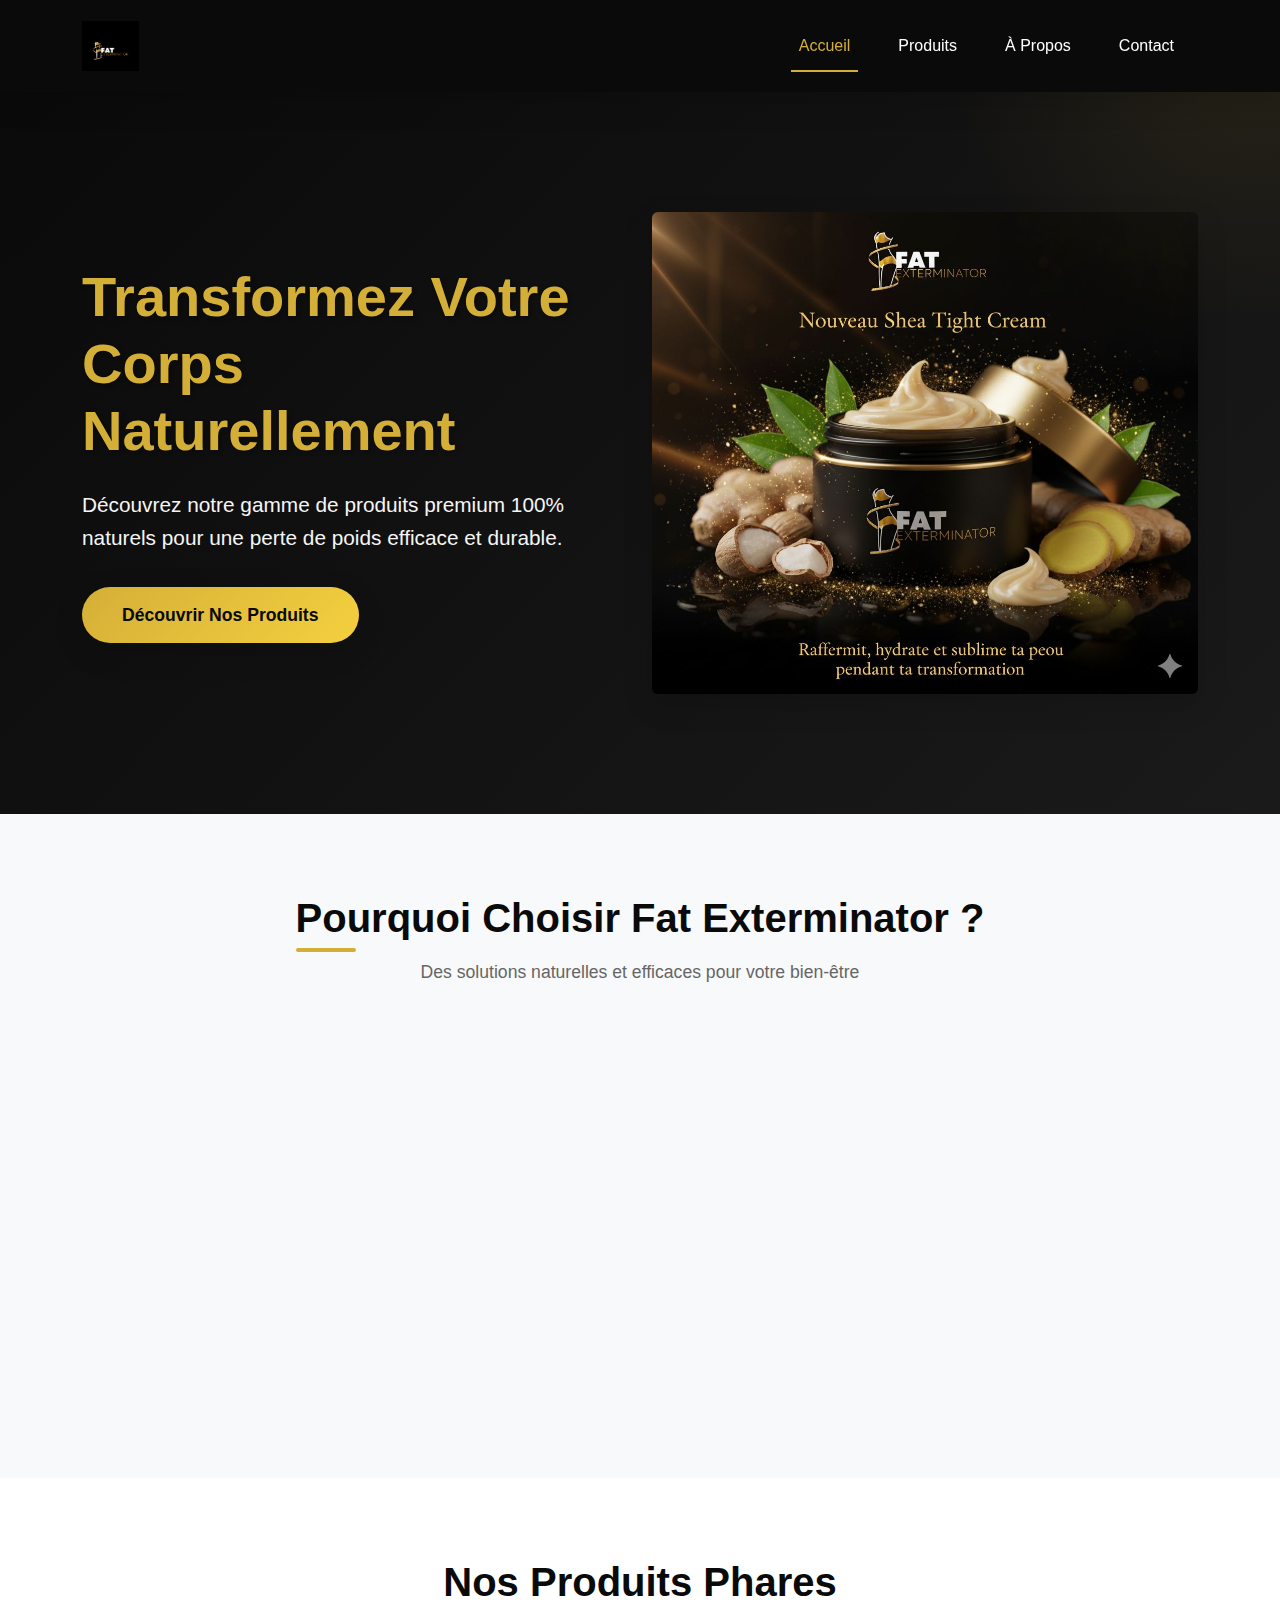
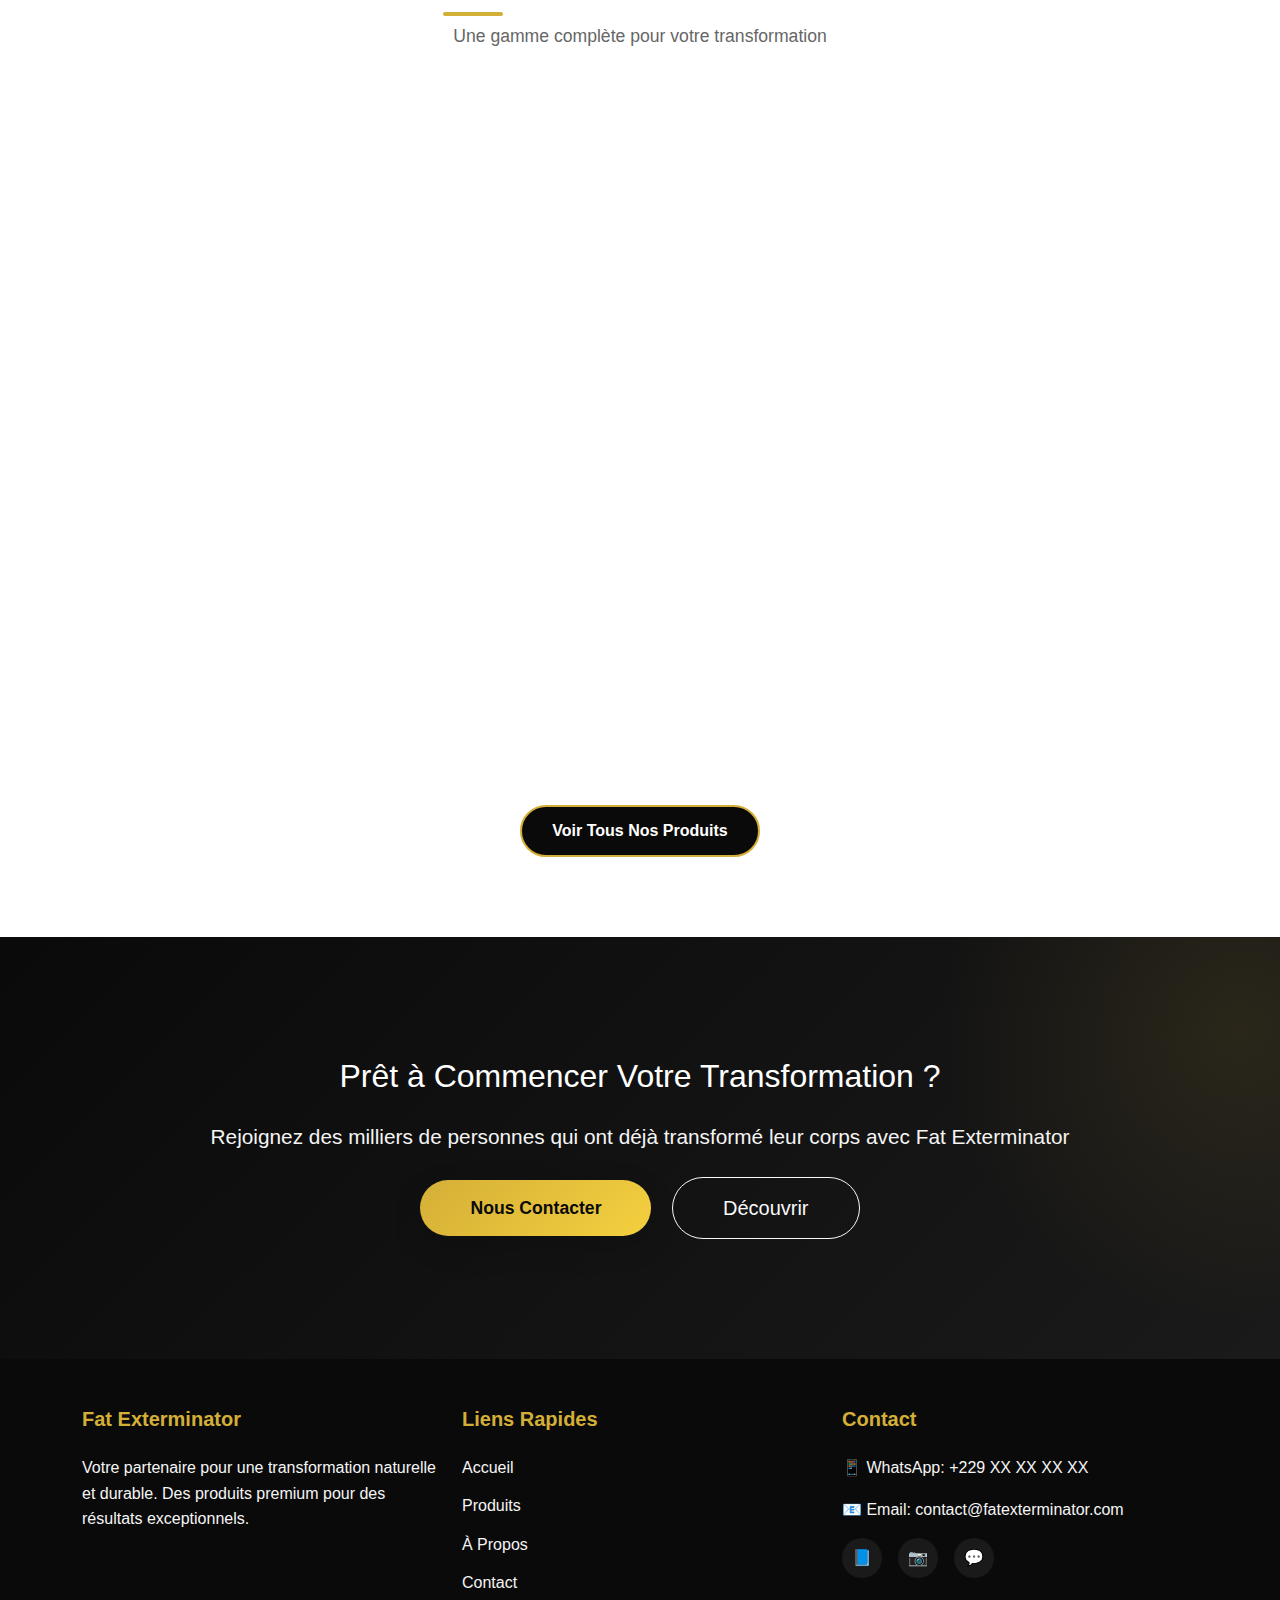
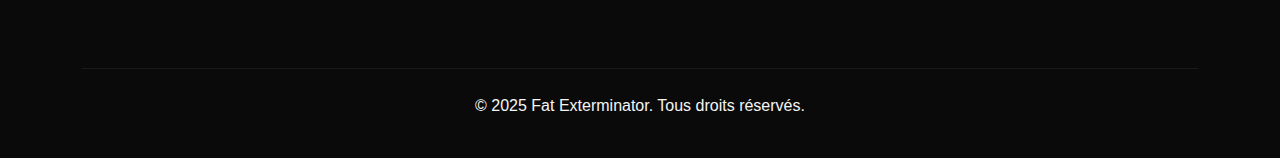
<file: index.html>
<!DOCTYPE html>
<html lang="fr">
<head>
    <meta charset="UTF-8">
    <meta name="viewport" content="width=device-width, initial-scale=1.0">
    <meta name="description" content="Fat Exterminator - Produits naturels premium pour la perte de poids et la détoxification. Transformez votre corps naturellement.">
    <meta name="keywords" content="perte de poids, détox, minceur, naturel, Fat Exterminator">
    <title>Fat Exterminator - Transformez Votre Corps Naturellement</title>
    
    <!-- Bootstrap CSS -->
    <link href="https://cdn.jsdelivr.net/npm/bootstrap@5.3.2/dist/css/bootstrap.min.css" rel="stylesheet">
    
    <!-- Custom CSS -->
    <link rel="stylesheet" href="assets/css/style.css">
    
    <!-- Favicon -->
    <link rel="icon" type="image/jpeg" href="assets/images/logo.jpeg">
</head>
<body>

    <!-- Navigation -->
    <nav class="navbar navbar-expand-lg navbar-dark">
        <div class="container">
            <a class="navbar-brand" href="index.html">
                <img src="assets/images/logo.jpeg" alt="Fat Exterminator Logo">
            </a>
            <button class="navbar-toggler" type="button" data-bs-toggle="collapse" data-bs-target="#navbarNav">
                <span class="navbar-toggler-icon"></span>
            </button>
            <div class="collapse navbar-collapse" id="navbarNav">
                <ul class="navbar-nav ms-auto">
                    <li class="nav-item">
                        <a class="nav-link active" href="index.html">Accueil</a>
                    </li>
                    <li class="nav-item">
                        <a class="nav-link" href="produits.html">Produits</a>
                    </li>
                    <li class="nav-item">
                        <a class="nav-link" href="a-propos.html">À Propos</a>
                    </li>
                    <li class="nav-item">
                        <a class="nav-link" href="contact.html">Contact</a>
                    </li>
                </ul>
            </div>
        </div>
    </nav>

    <!-- Hero Section -->
    <section class="hero">
        <div class="container">
            <div class="row align-items-center">
                <div class="col-lg-6">
                    <h1>Transformez Votre Corps Naturellement</h1>
                    <p>Découvrez notre gamme de produits premium 100% naturels pour une perte de poids efficace et durable.</p>
                    <a href="produits.html" class="btn btn-primary">Découvrir Nos Produits</a>
                </div>
                <div class="col-lg-6">
                    <img src="assets/images/shea-cream-2.jpeg" alt="Fat Exterminator Products" class="img-fluid hero-image rounded">
                </div>
            </div>
        </div>
    </section>

    <!-- Features Section -->
    <section id="features" class="bg-light">
        <div class="container">
            <div class="text-center mb-5">
                <h2 class="section-title">Pourquoi Choisir Fat Exterminator ?</h2>
                <p class="section-subtitle">Des solutions naturelles et efficaces pour votre bien-être</p>
            </div>
            <div class="row g-4">
                <div class="col-md-4">
                    <div class="feature-card text-center">
                        <div class="feature-icon">🌿</div>
                        <h3>100% Naturel</h3>
                        <p>Nos produits sont formulés à partir d'ingrédients naturels soigneusement sélectionnés pour leur efficacité et leur pureté.</p>
                    </div>
                </div>
                <div class="col-md-4">
                    <div class="feature-card text-center">
                        <div class="feature-icon">⚡</div>
                        <h3>Résultats Rapides</h3>
                        <p>Observez des résultats visibles dès les premières semaines d'utilisation grâce à nos formules concentrées et puissantes.</p>
                    </div>
                </div>
                <div class="col-md-4">
                    <div class="feature-card text-center">
                        <div class="feature-icon">✨</div>
                        <h3>Qualité Premium</h3>
                        <p>Des produits haut de gamme conçus avec expertise pour vous offrir le meilleur de la nature au service de votre transformation.</p>
                    </div>
                </div>
            </div>
        </div>
    </section>

    <!-- Products Preview Section -->
    <section id="products-preview">
        <div class="container">
            <div class="text-center mb-5">
                <h2 class="section-title">Nos Produits Phares</h2>
                <p class="section-subtitle">Une gamme complète pour votre transformation</p>
            </div>
            <div class="row g-4">
                <div class="col-md-6">
                    <div class="product-card">
                        <img src="assets/images/shea-cream-3.png" alt="Shea Tight Cream" class="product-image">
                        <div class="product-body">
                            <span class="product-badge">Bestseller</span>
                            <h3 class="product-title">Shea Tight Cream</h3>
                            <p class="product-description">Beurre raffermissant au karité et plantes tonifiantes. Raffermit, tonifie et hydrate en profondeur tout en prévenant le relâchement cutané.</p>
                            <a href="produits.html" class="btn btn-primary w-100">Voir le produit</a>
                        </div>
                    </div>
                </div>
                <div class="col-md-6">
                    <div class="product-card">
                        <img src="assets/images/detox-water.jpeg" alt="Detox Water Mix" class="product-image">
                        <div class="product-body">
                            <span class="product-badge">Nouveau</span>
                            <h3 class="product-title">Detox Water Mix</h3>
                            <p class="product-description">Poudre naturelle détox au citron, gingembre et menthe. Purifie, rafraîchit et nettoie l'organisme pour une détoxification complète.</p>
                            <a href="produits.html" class="btn btn-primary w-100">Voir le produit</a>
                        </div>
                    </div>
                </div>
            </div>
            <div class="text-center mt-5">
                <a href="produits.html" class="btn btn-primary btn-lg">Voir Tous Nos Produits</a>
            </div>
        </div>
    </section>

    <!-- CTA Section -->
    <section class="hero">
        <div class="container text-center">
            <h2 class="mb-4">Prêt à Commencer Votre Transformation ?</h2>
            <p class="mb-4">Rejoignez des milliers de personnes qui ont déjà transformé leur corps avec Fat Exterminator</p>
            <a href="contact.html" class="btn btn-primary btn-lg me-3">Nous Contacter</a>
            <a href="produits.html" class="btn btn-outline-light btn-lg">Découvrir</a>
        </div>
    </section>

    <!-- Footer -->
    <footer>
        <div class="container">
            <div class="row">
                <div class="col-md-4 mb-4">
                    <h5>Fat Exterminator</h5>
                    <p>Votre partenaire pour une transformation naturelle et durable. Des produits premium pour des résultats exceptionnels.</p>
                </div>
                <div class="col-md-4 mb-4">
                    <h5>Liens Rapides</h5>
                    <ul>
                        <li><a href="index.html">Accueil</a></li>
                        <li><a href="produits.html">Produits</a></li>
                        <li><a href="a-propos.html">À Propos</a></li>
                        <li><a href="contact.html">Contact</a></li>
                    </ul>
                </div>
                <div class="col-md-4 mb-4">
                    <h5>Contact</h5>
                    <p>📱 WhatsApp: +229 XX XX XX XX</p>
                    <p>📧 Email: contact@fatexterminator.com</p>
                    <div class="social-links mt-3">
                        <a href="#" aria-label="Facebook">📘</a>
                        <a href="#" aria-label="Instagram">📷</a>
                        <a href="#" aria-label="WhatsApp">💬</a>
                    </div>
                </div>
            </div>
            <div class="footer-bottom">
                <p>&copy; 2025 Fat Exterminator. Tous droits réservés.</p>
            </div>
        </div>
    </footer>

    <!-- Bootstrap JS -->
    <script src="https://cdn.jsdelivr.net/npm/bootstrap@5.3.2/dist/js/bootstrap.bundle.min.js"></script>
    
    <!-- Custom JS -->
    <script src="assets/js/main.js"></script>
</body>
</html>
</file>
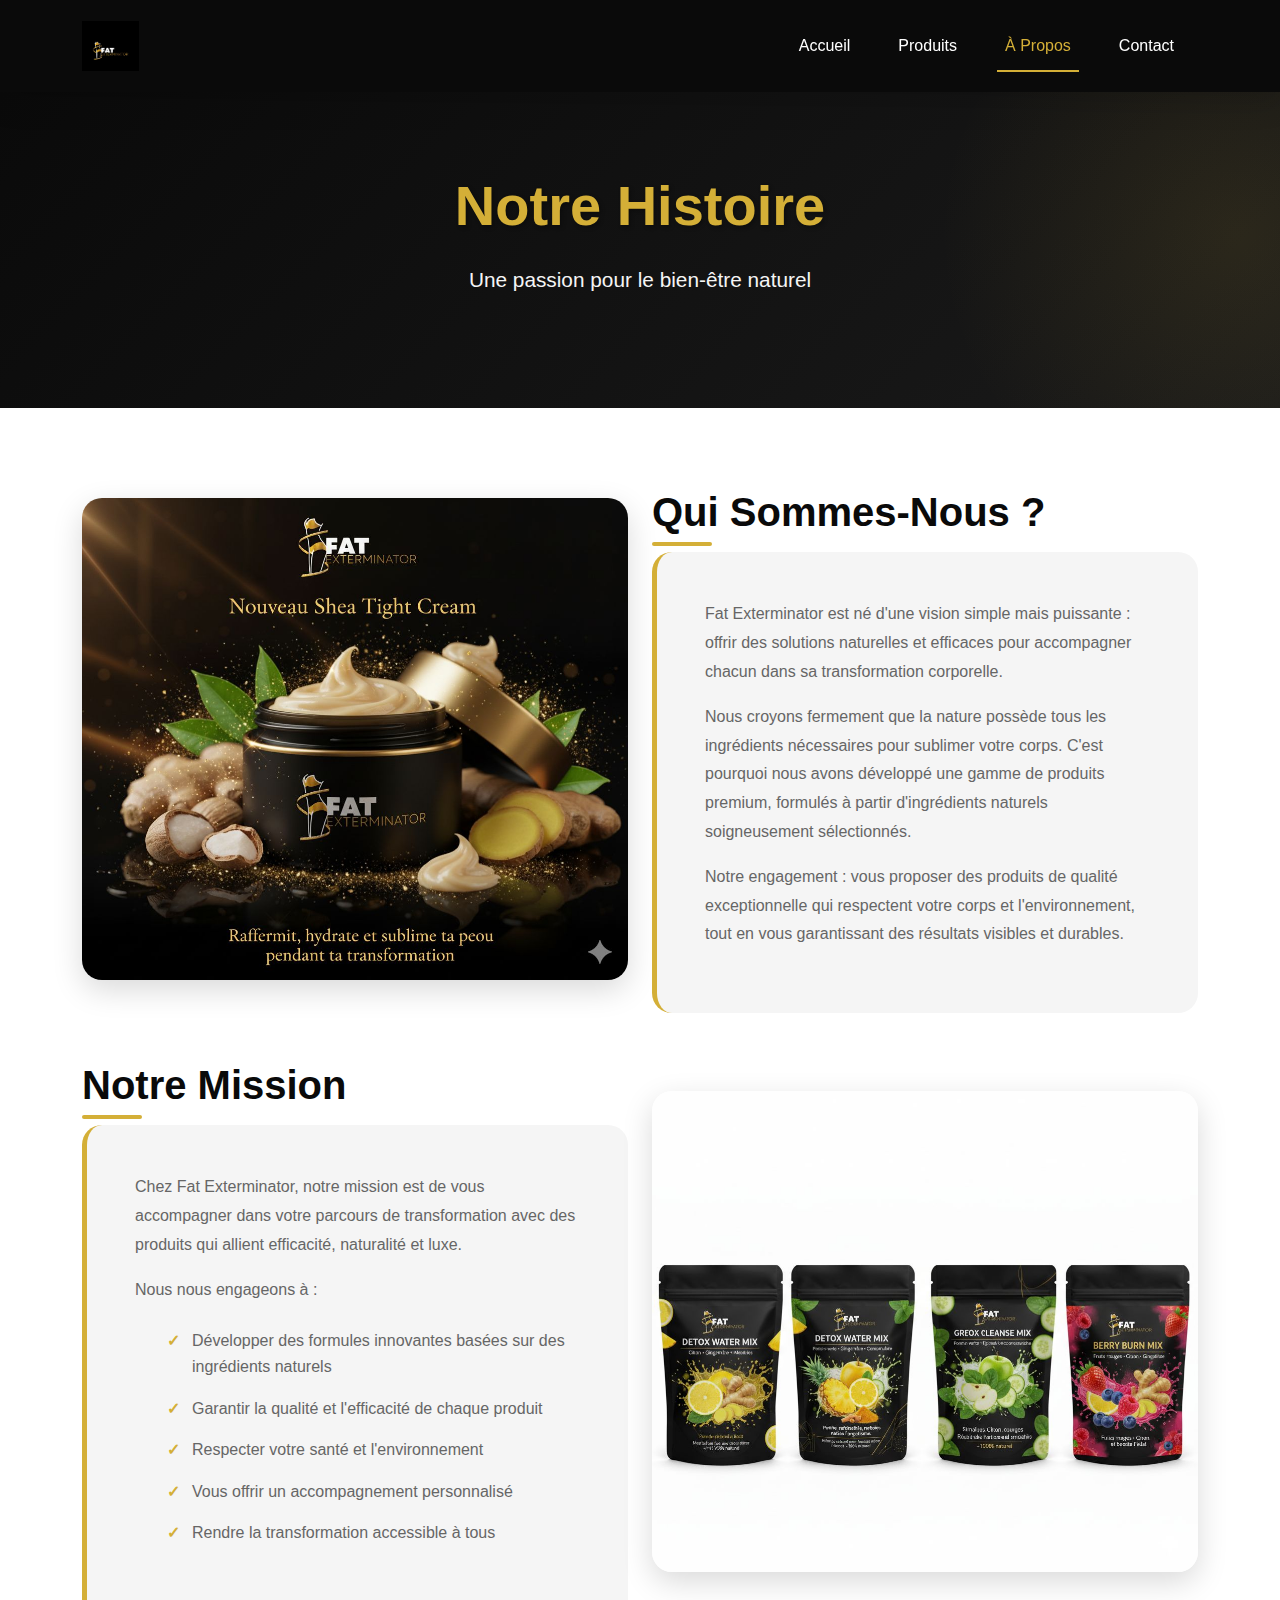
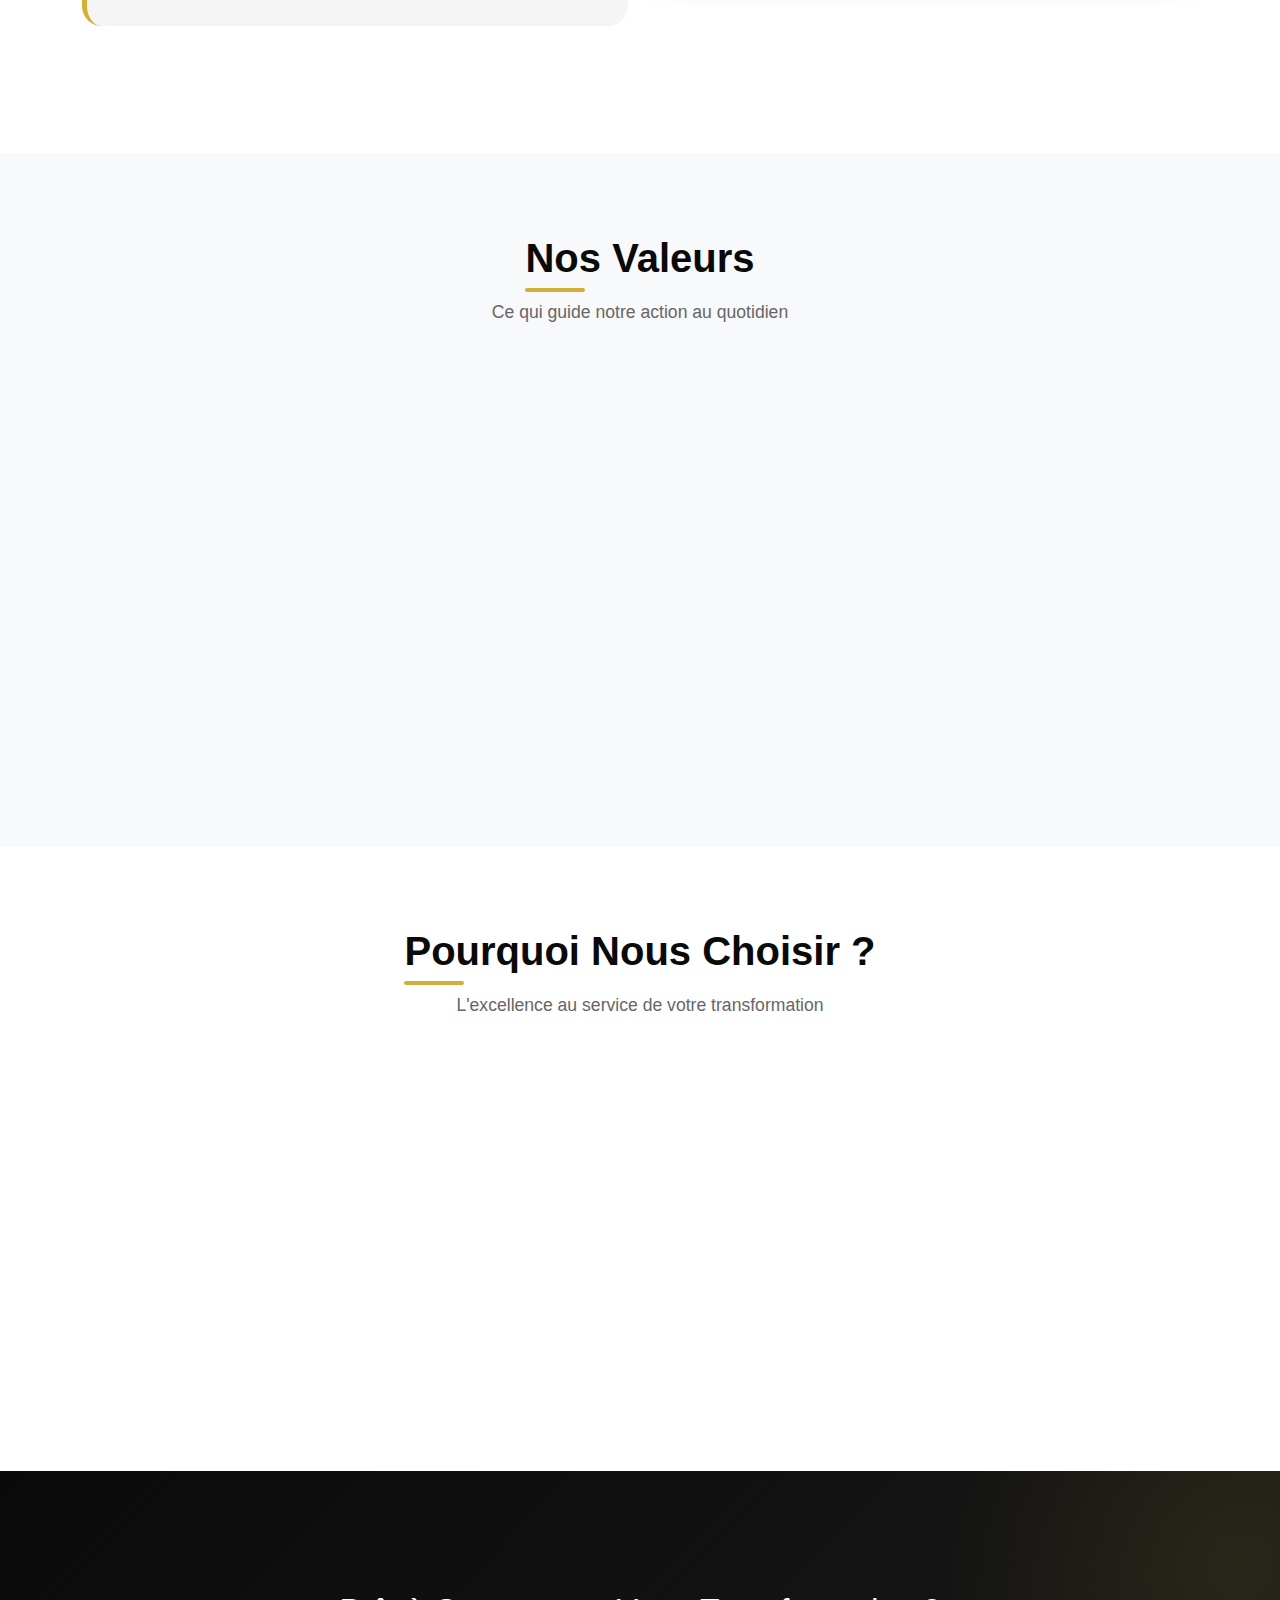
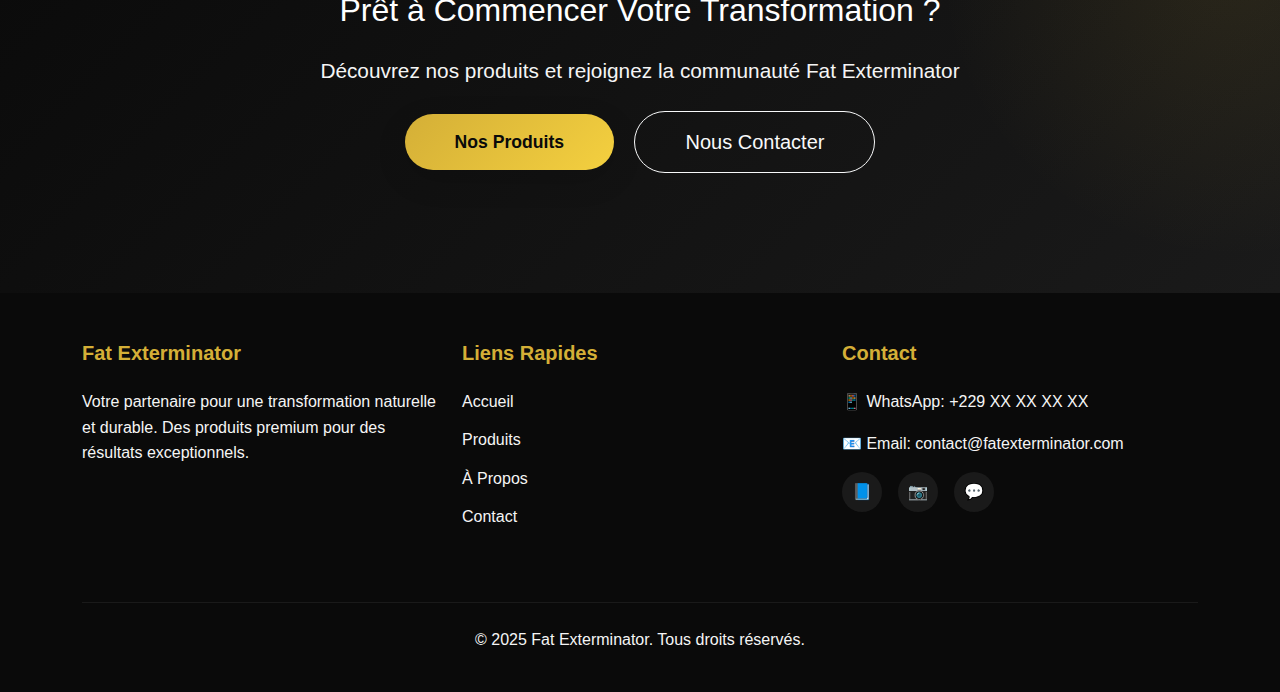
<file: a-propos.html>
<!DOCTYPE html>
<html lang="fr">
<head>
    <meta charset="UTF-8">
    <meta name="viewport" content="width=device-width, initial-scale=1.0">
    <meta name="description" content="Découvrez l'histoire de Fat Exterminator - Notre mission, nos valeurs et notre engagement pour votre bien-être.">
    <title>À Propos - Fat Exterminator</title>
    
    <!-- Bootstrap CSS -->
    <link href="https://cdn.jsdelivr.net/npm/bootstrap@5.3.2/dist/css/bootstrap.min.css" rel="stylesheet">
    
    <!-- Custom CSS -->
    <link rel="stylesheet" href="assets/css/style.css">
    
    <!-- Favicon -->
    <link rel="icon" type="image/jpeg" href="assets/images/logo.jpeg">
</head>
<body>

    <!-- Navigation -->
    <nav class="navbar navbar-expand-lg navbar-dark">
        <div class="container">
            <a class="navbar-brand" href="index.html">
                <img src="assets/images/logo.jpeg" alt="Fat Exterminator Logo">
            </a>
            <button class="navbar-toggler" type="button" data-bs-toggle="collapse" data-bs-target="#navbarNav">
                <span class="navbar-toggler-icon"></span>
            </button>
            <div class="collapse navbar-collapse" id="navbarNav">
                <ul class="navbar-nav ms-auto">
                    <li class="nav-item">
                        <a class="nav-link" href="index.html">Accueil</a>
                    </li>
                    <li class="nav-item">
                        <a class="nav-link" href="produits.html">Produits</a>
                    </li>
                    <li class="nav-item">
                        <a class="nav-link active" href="a-propos.html">À Propos</a>
                    </li>
                    <li class="nav-item">
                        <a class="nav-link" href="contact.html">Contact</a>
                    </li>
                </ul>
            </div>
        </div>
    </nav>

    <!-- Page Header -->
    <section class="hero" style="padding: 80px 0;">
        <div class="container text-center">
            <h1>Notre Histoire</h1>
            <p>Une passion pour le bien-être naturel</p>
        </div>
    </section>

    <!-- About Content -->
    <section style="padding: 80px 0;">
        <div class="container">
            <div class="row align-items-center mb-5">
                <div class="col-lg-6 mb-4">
                    <img src="assets/images/shea-cream-2.jpeg" alt="Fat Exterminator Products" class="about-image">
                </div>
                <div class="col-lg-6">
                    <h2 class="section-title">Qui Sommes-Nous ?</h2>
                    <div class="about-content">
                        <p>Fat Exterminator est né d'une vision simple mais puissante : offrir des solutions naturelles et efficaces pour accompagner chacun dans sa transformation corporelle.</p>
                        <p>Nous croyons fermement que la nature possède tous les ingrédients nécessaires pour sublimer votre corps. C'est pourquoi nous avons développé une gamme de produits premium, formulés à partir d'ingrédients naturels soigneusement sélectionnés.</p>
                        <p>Notre engagement : vous proposer des produits de qualité exceptionnelle qui respectent votre corps et l'environnement, tout en vous garantissant des résultats visibles et durables.</p>
                    </div>
                </div>
            </div>

            <div class="row align-items-center mb-5">
                <div class="col-lg-6 order-lg-2 mb-4">
                    <img src="assets/images/all-products.jpeg" alt="Gamme Fat Exterminator" class="about-image">
                </div>
                <div class="col-lg-6 order-lg-1">
                    <h2 class="section-title">Notre Mission</h2>
                    <div class="about-content">
                        <p>Chez Fat Exterminator, notre mission est de vous accompagner dans votre parcours de transformation avec des produits qui allient efficacité, naturalité et luxe.</p>
                        <p>Nous nous engageons à :</p>
                        <ul class="product-features">
                            <li>Développer des formules innovantes basées sur des ingrédients naturels</li>
                            <li>Garantir la qualité et l'efficacité de chaque produit</li>
                            <li>Respecter votre santé et l'environnement</li>
                            <li>Vous offrir un accompagnement personnalisé</li>
                            <li>Rendre la transformation accessible à tous</li>
                        </ul>
                    </div>
                </div>
            </div>
        </div>
    </section>

    <!-- Values Section -->
    <section class="bg-light" style="padding: 80px 0;">
        <div class="container">
            <div class="text-center mb-5">
                <h2 class="section-title">Nos Valeurs</h2>
                <p class="section-subtitle">Ce qui guide notre action au quotidien</p>
            </div>
            <div class="row g-4">
                <div class="col-md-4">
                    <div class="feature-card text-center">
                        <div class="feature-icon">🌱</div>
                        <h3>Naturalité</h3>
                        <p>Nous privilégions les ingrédients naturels et biologiques, sans compromis sur la qualité. Chaque formule est pensée pour respecter votre corps.</p>
                    </div>
                </div>
                <div class="col-md-4">
                    <div class="feature-card text-center">
                        <div class="feature-icon">💎</div>
                        <h3>Excellence</h3>
                        <p>Nous visons l'excellence dans chaque aspect : de la sélection des ingrédients à la conception du packaging, tout est pensé pour vous offrir le meilleur.</p>
                    </div>
                </div>
                <div class="col-md-4">
                    <div class="feature-card text-center">
                        <div class="feature-icon">🤝</div>
                        <h3>Engagement</h3>
                        <p>Votre satisfaction est notre priorité. Nous nous engageons à vous accompagner tout au long de votre parcours de transformation.</p>
                    </div>
                </div>
            </div>
        </div>
    </section>

    <!-- Why Choose Us -->
    <section style="padding: 80px 0;">
        <div class="container">
            <div class="text-center mb-5">
                <h2 class="section-title">Pourquoi Nous Choisir ?</h2>
                <p class="section-subtitle">L'excellence au service de votre transformation</p>
            </div>
            <div class="row g-4">
                <div class="col-md-6 col-lg-3">
                    <div class="contact-card">
                        <div class="contact-icon">✓</div>
                        <h4>Formules Uniques</h4>
                        <p>Des recettes exclusives développées par des experts</p>
                    </div>
                </div>
                <div class="col-md-6 col-lg-3">
                    <div class="contact-card">
                        <div class="contact-icon">🔬</div>
                        <h4>Testés & Approuvés</h4>
                        <p>Produits testés pour garantir efficacité et sécurité</p>
                    </div>
                </div>
                <div class="col-md-6 col-lg-3">
                    <div class="contact-card">
                        <div class="contact-icon">🌍</div>
                        <h4>Éco-Responsable</h4>
                        <p>Engagement pour l'environnement et le développement durable</p>
                    </div>
                </div>
                <div class="col-md-6 col-lg-3">
                    <div class="contact-card">
                        <div class="contact-icon">💬</div>
                        <h4>Support Client</h4>
                        <p>Une équipe dédiée pour répondre à toutes vos questions</p>
                    </div>
                </div>
            </div>
        </div>
    </section>

    <!-- CTA Section -->
    <section class="hero">
        <div class="container text-center">
            <h2 class="mb-4">Prêt à Commencer Votre Transformation ?</h2>
            <p class="mb-4">Découvrez nos produits et rejoignez la communauté Fat Exterminator</p>
            <a href="produits.html" class="btn btn-primary btn-lg me-3">Nos Produits</a>
            <a href="contact.html" class="btn btn-outline-light btn-lg">Nous Contacter</a>
        </div>
    </section>

    <!-- Footer -->
    <footer>
        <div class="container">
            <div class="row">
                <div class="col-md-4 mb-4">
                    <h5>Fat Exterminator</h5>
                    <p>Votre partenaire pour une transformation naturelle et durable. Des produits premium pour des résultats exceptionnels.</p>
                </div>
                <div class="col-md-4 mb-4">
                    <h5>Liens Rapides</h5>
                    <ul>
                        <li><a href="index.html">Accueil</a></li>
                        <li><a href="produits.html">Produits</a></li>
                        <li><a href="a-propos.html">À Propos</a></li>
                        <li><a href="contact.html">Contact</a></li>
                    </ul>
                </div>
                <div class="col-md-4 mb-4">
                    <h5>Contact</h5>
                    <p>📱 WhatsApp: +229 XX XX XX XX</p>
                    <p>📧 Email: contact@fatexterminator.com</p>
                    <div class="social-links mt-3">
                        <a href="#" aria-label="Facebook">📘</a>
                        <a href="#" aria-label="Instagram">📷</a>
                        <a href="#" aria-label="WhatsApp">💬</a>
                    </div>
                </div>
            </div>
            <div class="footer-bottom">
                <p>&copy; 2025 Fat Exterminator. Tous droits réservés.</p>
            </div>
        </div>
    </footer>

    <!-- Bootstrap JS -->
    <script src="https://cdn.jsdelivr.net/npm/bootstrap@5.3.2/dist/js/bootstrap.bundle.min.js"></script>
    
    <!-- Custom JS -->
    <script src="assets/js/main.js"></script>
</body>
</html>
</file>
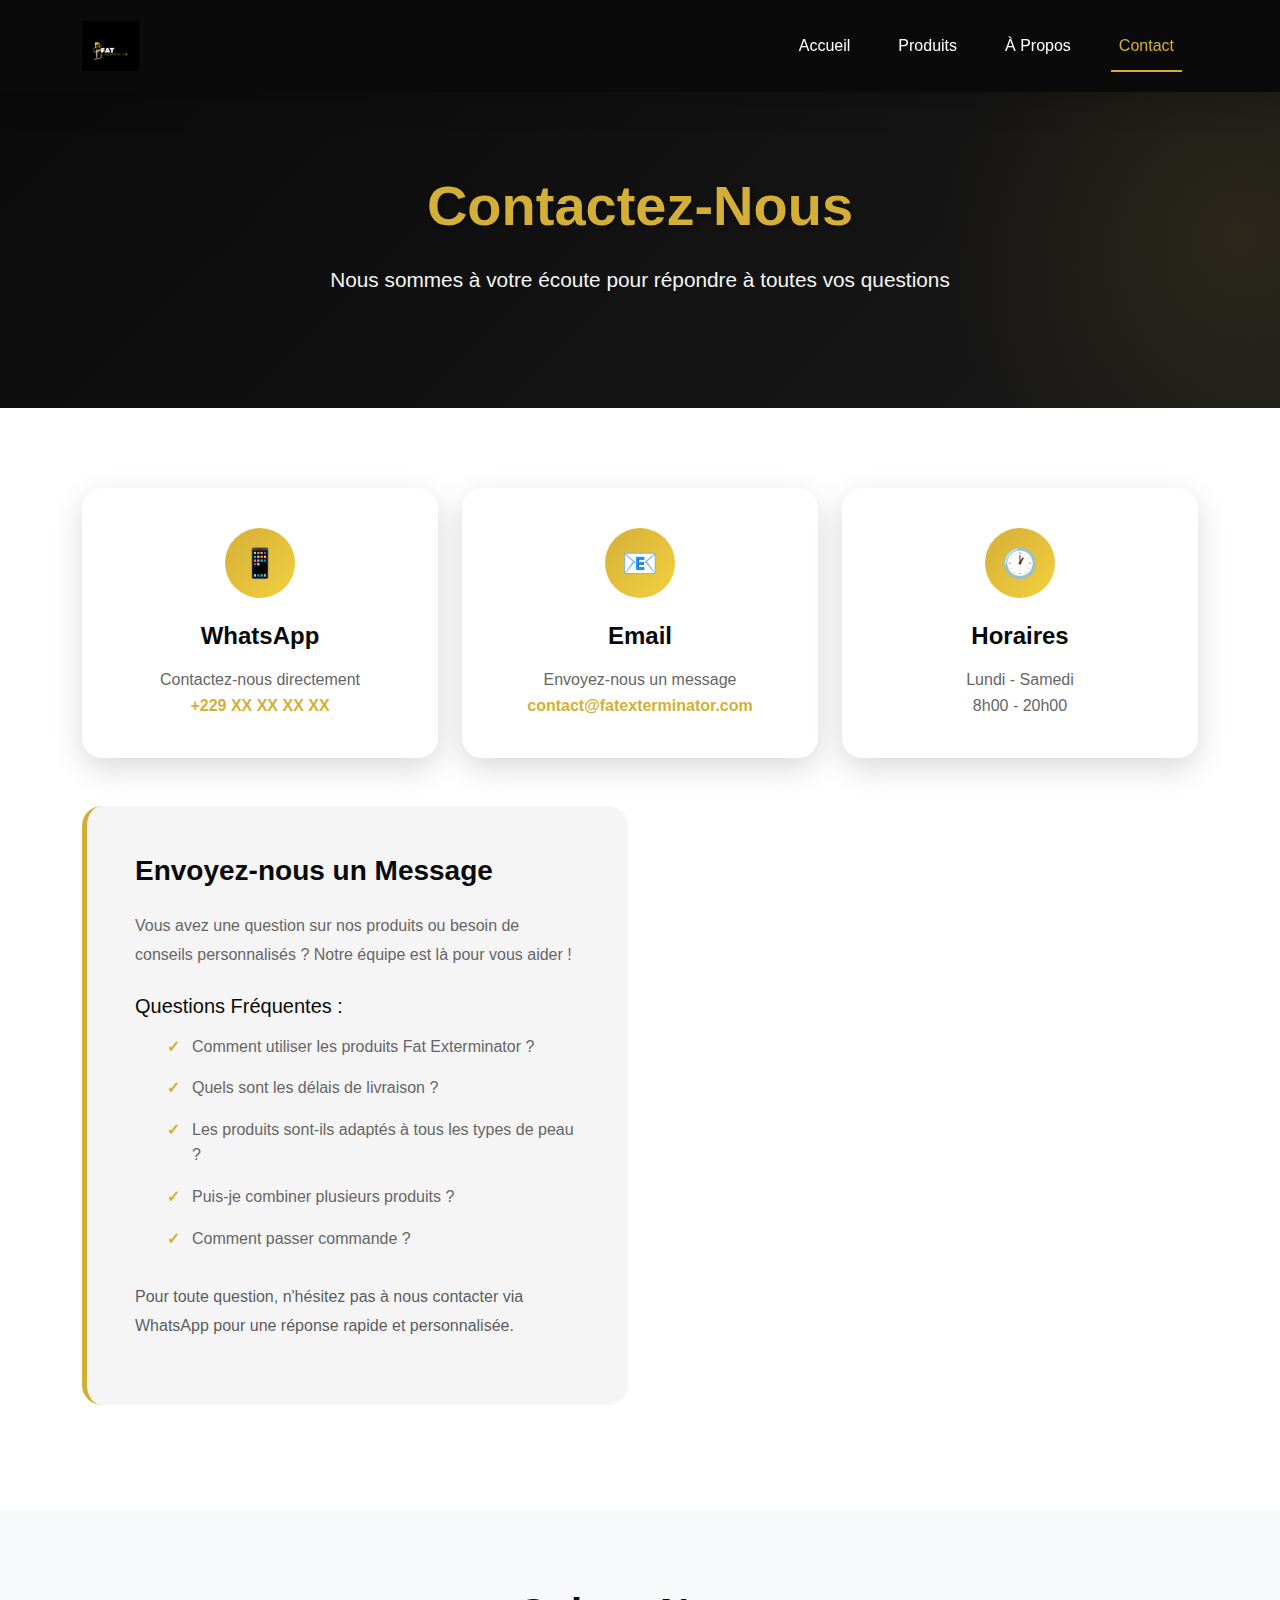
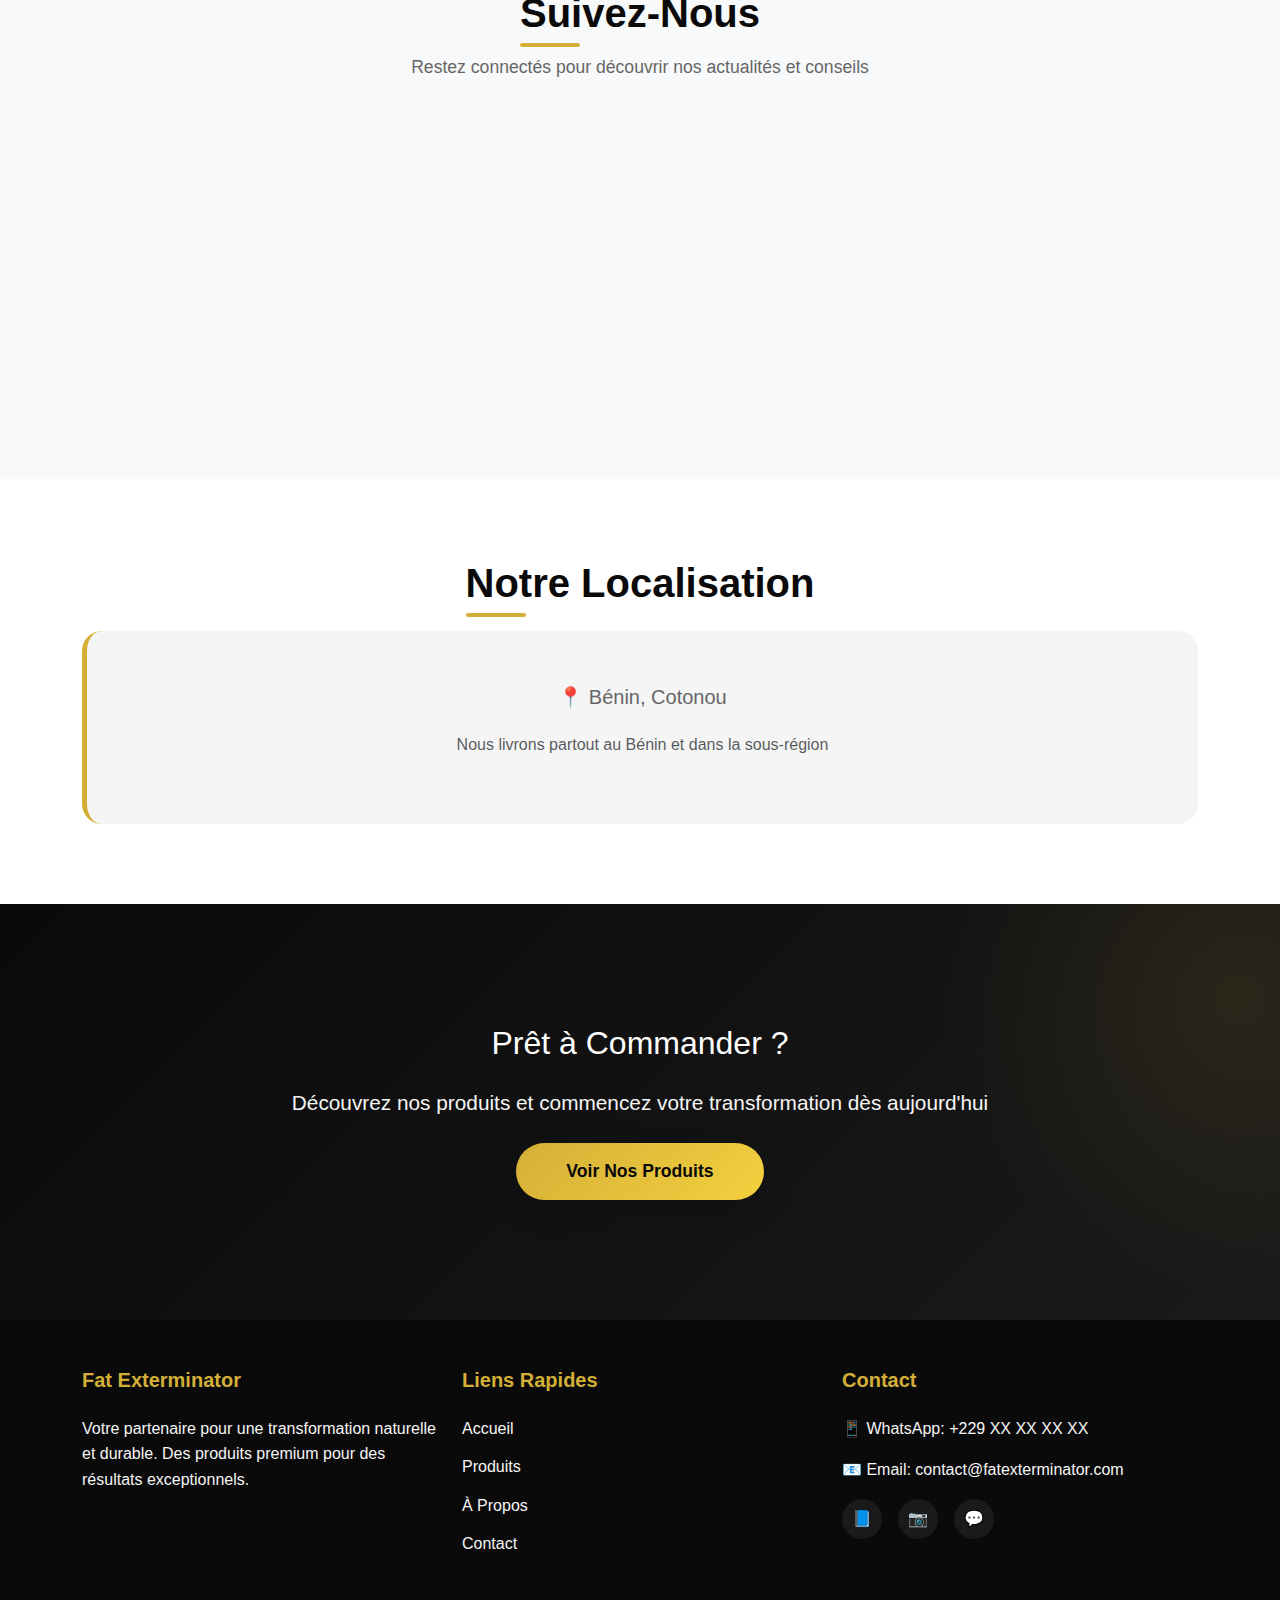
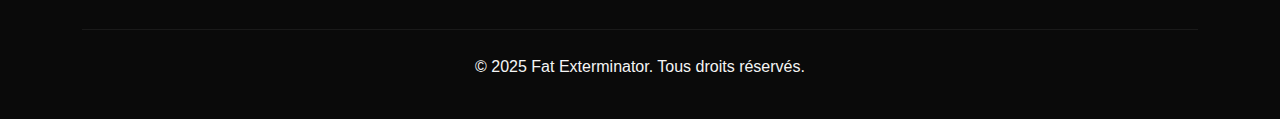
<file: contact.html>
<!DOCTYPE html>
<html lang="fr">
<head>
    <meta charset="UTF-8">
    <meta name="viewport" content="width=device-width, initial-scale=1.0">
    <meta name="description" content="Contactez Fat Exterminator - Nous sommes à votre écoute pour répondre à toutes vos questions.">
    <title>Contact - Fat Exterminator</title>
    
    <!-- Bootstrap CSS -->
    <link href="https://cdn.jsdelivr.net/npm/bootstrap@5.3.2/dist/css/bootstrap.min.css" rel="stylesheet">
    
    <!-- Custom CSS -->
    <link rel="stylesheet" href="assets/css/style.css">
    
    <!-- Favicon -->
    <link rel="icon" type="image/jpeg" href="assets/images/logo.jpeg">
</head>
<body>

    <!-- Navigation -->
    <nav class="navbar navbar-expand-lg navbar-dark">
        <div class="container">
            <a class="navbar-brand" href="index.html">
                <img src="assets/images/logo.jpeg" alt="Fat Exterminator Logo">
            </a>
            <button class="navbar-toggler" type="button" data-bs-toggle="collapse" data-bs-target="#navbarNav">
                <span class="navbar-toggler-icon"></span>
            </button>
            <div class="collapse navbar-collapse" id="navbarNav">
                <ul class="navbar-nav ms-auto">
                    <li class="nav-item">
                        <a class="nav-link" href="index.html">Accueil</a>
                    </li>
                    <li class="nav-item">
                        <a class="nav-link" href="produits.html">Produits</a>
                    </li>
                    <li class="nav-item">
                        <a class="nav-link" href="a-propos.html">À Propos</a>
                    </li>
                    <li class="nav-item">
                        <a class="nav-link active" href="contact.html">Contact</a>
                    </li>
                </ul>
            </div>
        </div>
    </nav>

    <!-- Page Header -->
    <section class="hero" style="padding: 80px 0;">
        <div class="container text-center">
            <h1>Contactez-Nous</h1>
            <p>Nous sommes à votre écoute pour répondre à toutes vos questions</p>
        </div>
    </section>

    <!-- Contact Section -->
    <section style="padding: 80px 0;">
        <div class="container">
            <div class="row g-4 mb-5">
                <div class="col-md-4">
                    <div class="contact-card">
                        <div class="contact-icon">📱</div>
                        <h4>WhatsApp</h4>
                        <p>Contactez-nous directement</p>
                        <a href="https://wa.me/229XXXXXXXXXX?text=Bonjour%2C+j%27aimerais+avoir+plus+d%27informations+sur+vos+produits" target="_blank">+229 XX XX XX XX</a>
                    </div>
                </div>
                <div class="col-md-4">
                    <div class="contact-card">
                        <div class="contact-icon">📧</div>
                        <h4>Email</h4>
                        <p>Envoyez-nous un message</p>
                        <a href="mailto:contact@fatexterminator.com">contact@fatexterminator.com</a>
                    </div>
                </div>
                <div class="col-md-4">
                    <div class="contact-card">
                        <div class="contact-icon">🕐</div>
                        <h4>Horaires</h4>
                        <p>Lundi - Samedi</p>
                        <p>8h00 - 20h00</p>
                    </div>
                </div>
            </div>

            <div class="row">
                <div class="col-lg-6 mb-4">
                    <div class="about-content">
                        <h3>Envoyez-nous un Message</h3>
                        <p class="mb-4">Vous avez une question sur nos produits ou besoin de conseils personnalisés ? Notre équipe est là pour vous aider !</p>
                        
                        <div class="mb-4">
                            <h5>Questions Fréquentes :</h5>
                            <ul class="product-features">
                                <li>Comment utiliser les produits Fat Exterminator ?</li>
                                <li>Quels sont les délais de livraison ?</li>
                                <li>Les produits sont-ils adaptés à tous les types de peau ?</li>
                                <li>Puis-je combiner plusieurs produits ?</li>
                                <li>Comment passer commande ?</li>
                            </ul>
                        </div>

                        <p class="text-muted">Pour toute question, n'hésitez pas à nous contacter via WhatsApp pour une réponse rapide et personnalisée.</p>
                    </div>
                </div>

                <div class="col-lg-6">
                    <div class="feature-card">
                        <h3 class="mb-4">Contactez-nous sur WhatsApp</h3>
                        <p class="mb-4">Cliquez sur le bouton ci-dessous pour démarrer une conversation avec notre équipe. Nous vous répondrons dans les plus brefs délais.</p>
                        
                        <div class="d-grid gap-3">
                            <a href="https://wa.me/229XXXXXXXXXX?text=Bonjour%2C+j%27aimerais+avoir+plus+d%27informations+sur+vos+produits" 
                               target="_blank" 
                               class="btn-whatsapp">
                                <svg viewBox="0 0 24 24" fill="currentColor">
                                    <path d="M17.472 14.382c-.297-.149-1.758-.867-2.03-.967-.273-.099-.471-.148-.67.15-.197.297-.767.966-.94 1.164-.173.199-.347.223-.644.075-.297-.15-1.255-.463-2.39-1.475-.883-.788-1.48-1.761-1.653-2.059-.173-.297-.018-.458.13-.606.134-.133.298-.347.446-.52.149-.174.198-.298.298-.497.099-.198.05-.371-.025-.52-.075-.149-.669-1.612-.916-2.207-.242-.579-.487-.5-.669-.51-.173-.008-.371-.01-.57-.01-.198 0-.52.074-.792.372-.272.297-1.04 1.016-1.04 2.479 0 1.462 1.065 2.875 1.213 3.074.149.198 2.096 3.2 5.077 4.487.709.306 1.262.489 1.694.625.712.227 1.36.195 1.871.118.571-.085 1.758-.719 2.006-1.413.248-.694.248-1.289.173-1.413-.074-.124-.272-.198-.57-.347m-5.421 7.403h-.004a9.87 9.87 0 01-5.031-1.378l-.361-.214-3.741.982.998-3.648-.235-.374a9.86 9.86 0 01-1.51-5.26c.001-5.45 4.436-9.884 9.888-9.884 2.64 0 5.122 1.03 6.988 2.898a9.825 9.825 0 012.893 6.994c-.003 5.45-4.437 9.884-9.885 9.884m8.413-18.297A11.815 11.815 0 0012.05 0C5.495 0 .16 5.335.157 11.892c0 2.096.547 4.142 1.588 5.945L.057 24l6.305-1.654a11.882 11.882 0 005.683 1.448h.005c6.554 0 11.89-5.335 11.893-11.893a11.821 11.821 0 00-3.48-8.413Z"/>
                                </svg>
                                Démarrer une Conversation
                            </a>

                            <a href="https://wa.me/229XXXXXXXXXX?text=Bonjour%2C+je+souhaite+commander+des+produits+Fat+Exterminator" 
                               target="_blank" 
                               class="btn btn-primary">
                                Commander par WhatsApp
                            </a>

                            <a href="https://wa.me/229XXXXXXXXXX?text=Bonjour%2C+j%27ai+besoin+de+conseils+sur+les+produits+Fat+Exterminator" 
                               target="_blank" 
                               class="btn btn-outline-dark">
                                Demander des Conseils
                            </a>
                        </div>

                        <div class="mt-4 p-3 bg-light rounded">
                            <p class="mb-0 text-center text-muted">
                                <small>💬 Réponse rapide garantie pendant les heures d'ouverture</small>
                            </p>
                        </div>
                    </div>
                </div>
            </div>
        </div>
    </section>

    <!-- Social Media Section -->
    <section class="bg-light" style="padding: 80px 0;">
        <div class="container">
            <div class="text-center mb-5">
                <h2 class="section-title">Suivez-Nous</h2>
                <p class="section-subtitle">Restez connectés pour découvrir nos actualités et conseils</p>
            </div>
            <div class="row g-4">
                <div class="col-md-4">
                    <div class="contact-card">
                        <div class="contact-icon">📘</div>
                        <h4>Facebook</h4>
                        <p>Rejoignez notre communauté</p>
                        <a href="#" target="_blank">@FatExterminator</a>
                    </div>
                </div>
                <div class="col-md-4">
                    <div class="contact-card">
                        <div class="contact-icon">📷</div>
                        <h4>Instagram</h4>
                        <p>Découvrez nos transformations</p>
                        <a href="#" target="_blank">@fatexterminator</a>
                    </div>
                </div>
                <div class="col-md-4">
                    <div class="contact-card">
                        <div class="contact-icon">💬</div>
                        <h4>WhatsApp Business</h4>
                        <p>Service client rapide</p>
                        <a href="https://wa.me/229XXXXXXXXXX" target="_blank">Nous contacter</a>
                    </div>
                </div>
            </div>
        </div>
    </section>

    <!-- Map Section (Optional) -->
    <section style="padding: 80px 0;">
        <div class="container">
            <div class="text-center">
                <h2 class="section-title mb-4">Notre Localisation</h2>
                <div class="about-content">
                    <p class="lead">📍 Bénin, Cotonou</p>
                    <p class="text-muted">Nous livrons partout au Bénin et dans la sous-région</p>
                </div>
            </div>
        </div>
    </section>

    <!-- CTA Section -->
    <section class="hero">
        <div class="container text-center">
            <h2 class="mb-4">Prêt à Commander ?</h2>
            <p class="mb-4">Découvrez nos produits et commencez votre transformation dès aujourd'hui</p>
            <a href="produits.html" class="btn btn-primary btn-lg">Voir Nos Produits</a>
        </div>
    </section>

    <!-- Footer -->
    <footer>
        <div class="container">
            <div class="row">
                <div class="col-md-4 mb-4">
                    <h5>Fat Exterminator</h5>
                    <p>Votre partenaire pour une transformation naturelle et durable. Des produits premium pour des résultats exceptionnels.</p>
                </div>
                <div class="col-md-4 mb-4">
                    <h5>Liens Rapides</h5>
                    <ul>
                        <li><a href="index.html">Accueil</a></li>
                        <li><a href="produits.html">Produits</a></li>
                        <li><a href="a-propos.html">À Propos</a></li>
                        <li><a href="contact.html">Contact</a></li>
                    </ul>
                </div>
                <div class="col-md-4 mb-4">
                    <h5>Contact</h5>
                    <p>📱 WhatsApp: +229 XX XX XX XX</p>
                    <p>📧 Email: contact@fatexterminator.com</p>
                    <div class="social-links mt-3">
                        <a href="#" aria-label="Facebook">📘</a>
                        <a href="#" aria-label="Instagram">📷</a>
                        <a href="#" aria-label="WhatsApp">💬</a>
                    </div>
                </div>
            </div>
            <div class="footer-bottom">
                <p>&copy; 2025 Fat Exterminator. Tous droits réservés.</p>
            </div>
        </div>
    </footer>

    <!-- Bootstrap JS -->
    <script src="https://cdn.jsdelivr.net/npm/bootstrap@5.3.2/dist/js/bootstrap.bundle.min.js"></script>
    
    <!-- Custom JS -->
    <script src="assets/js/main.js"></script>
</body>
</html>
</file>
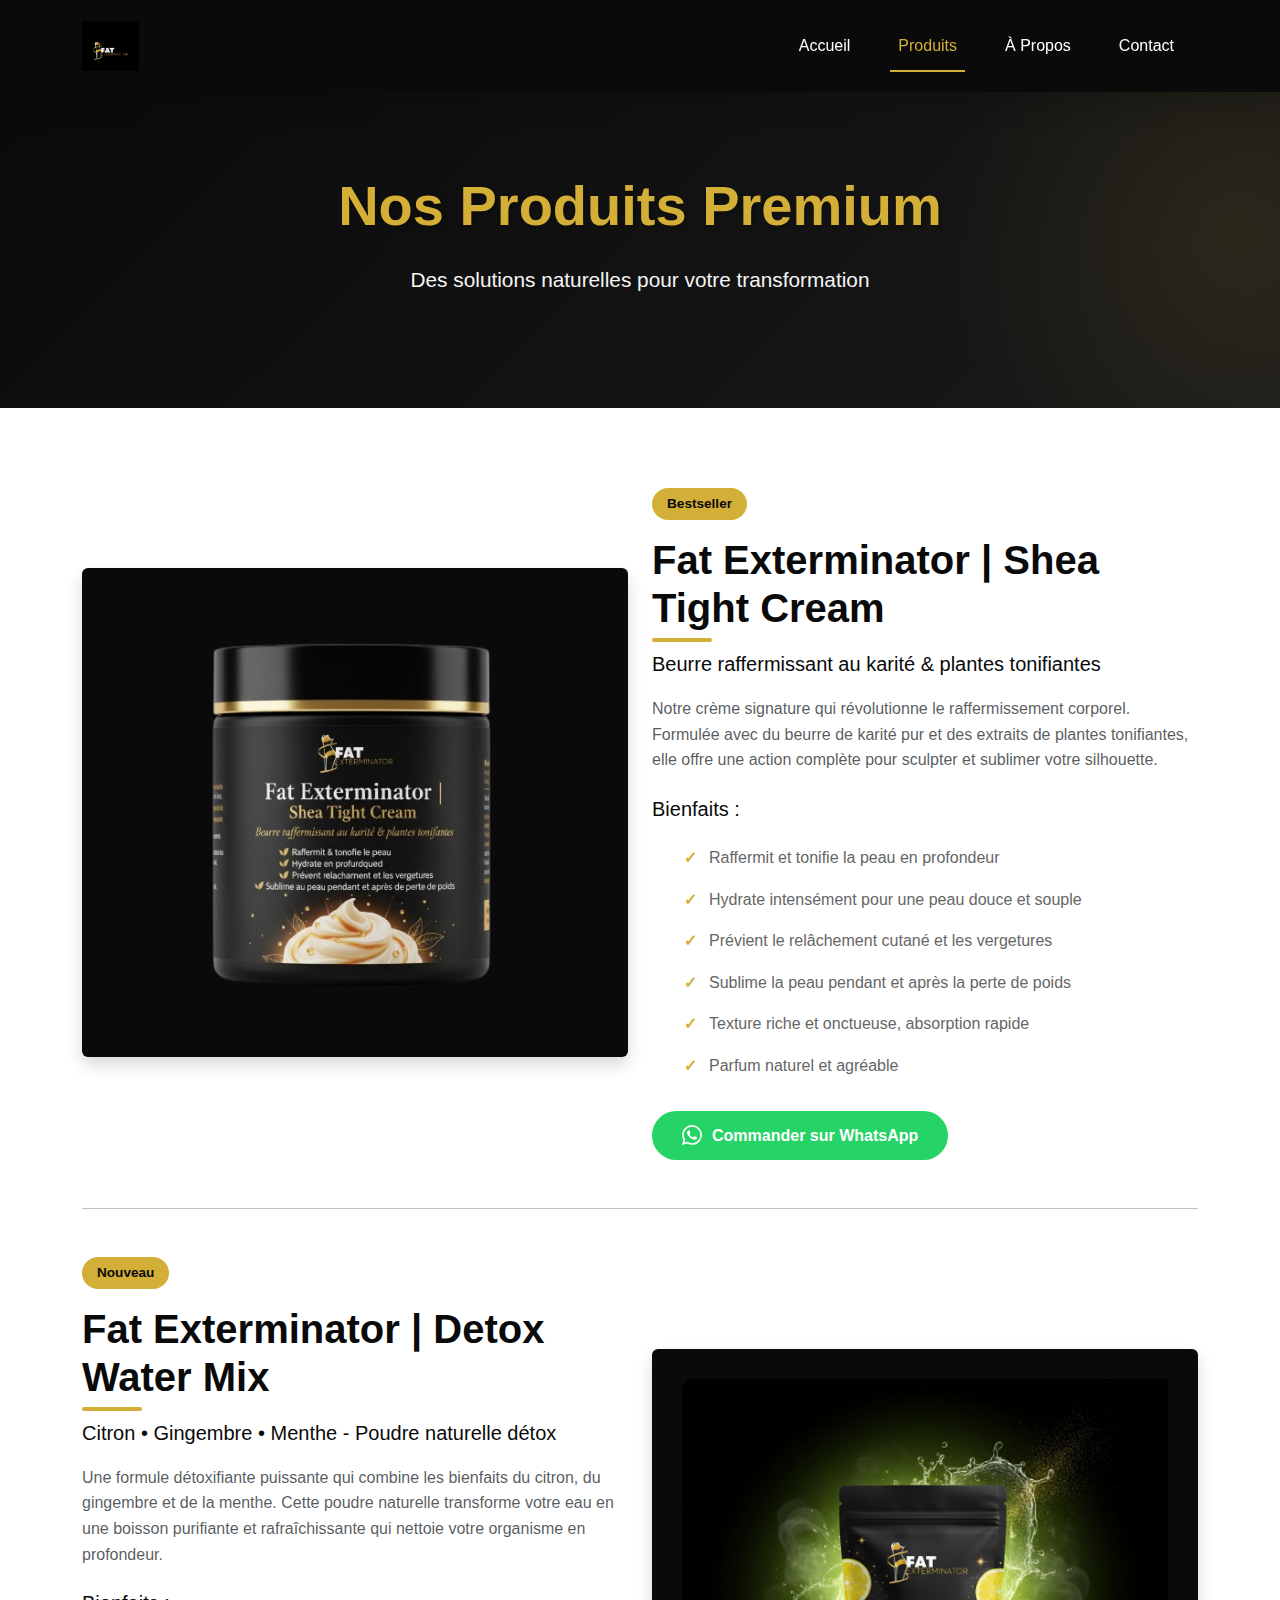
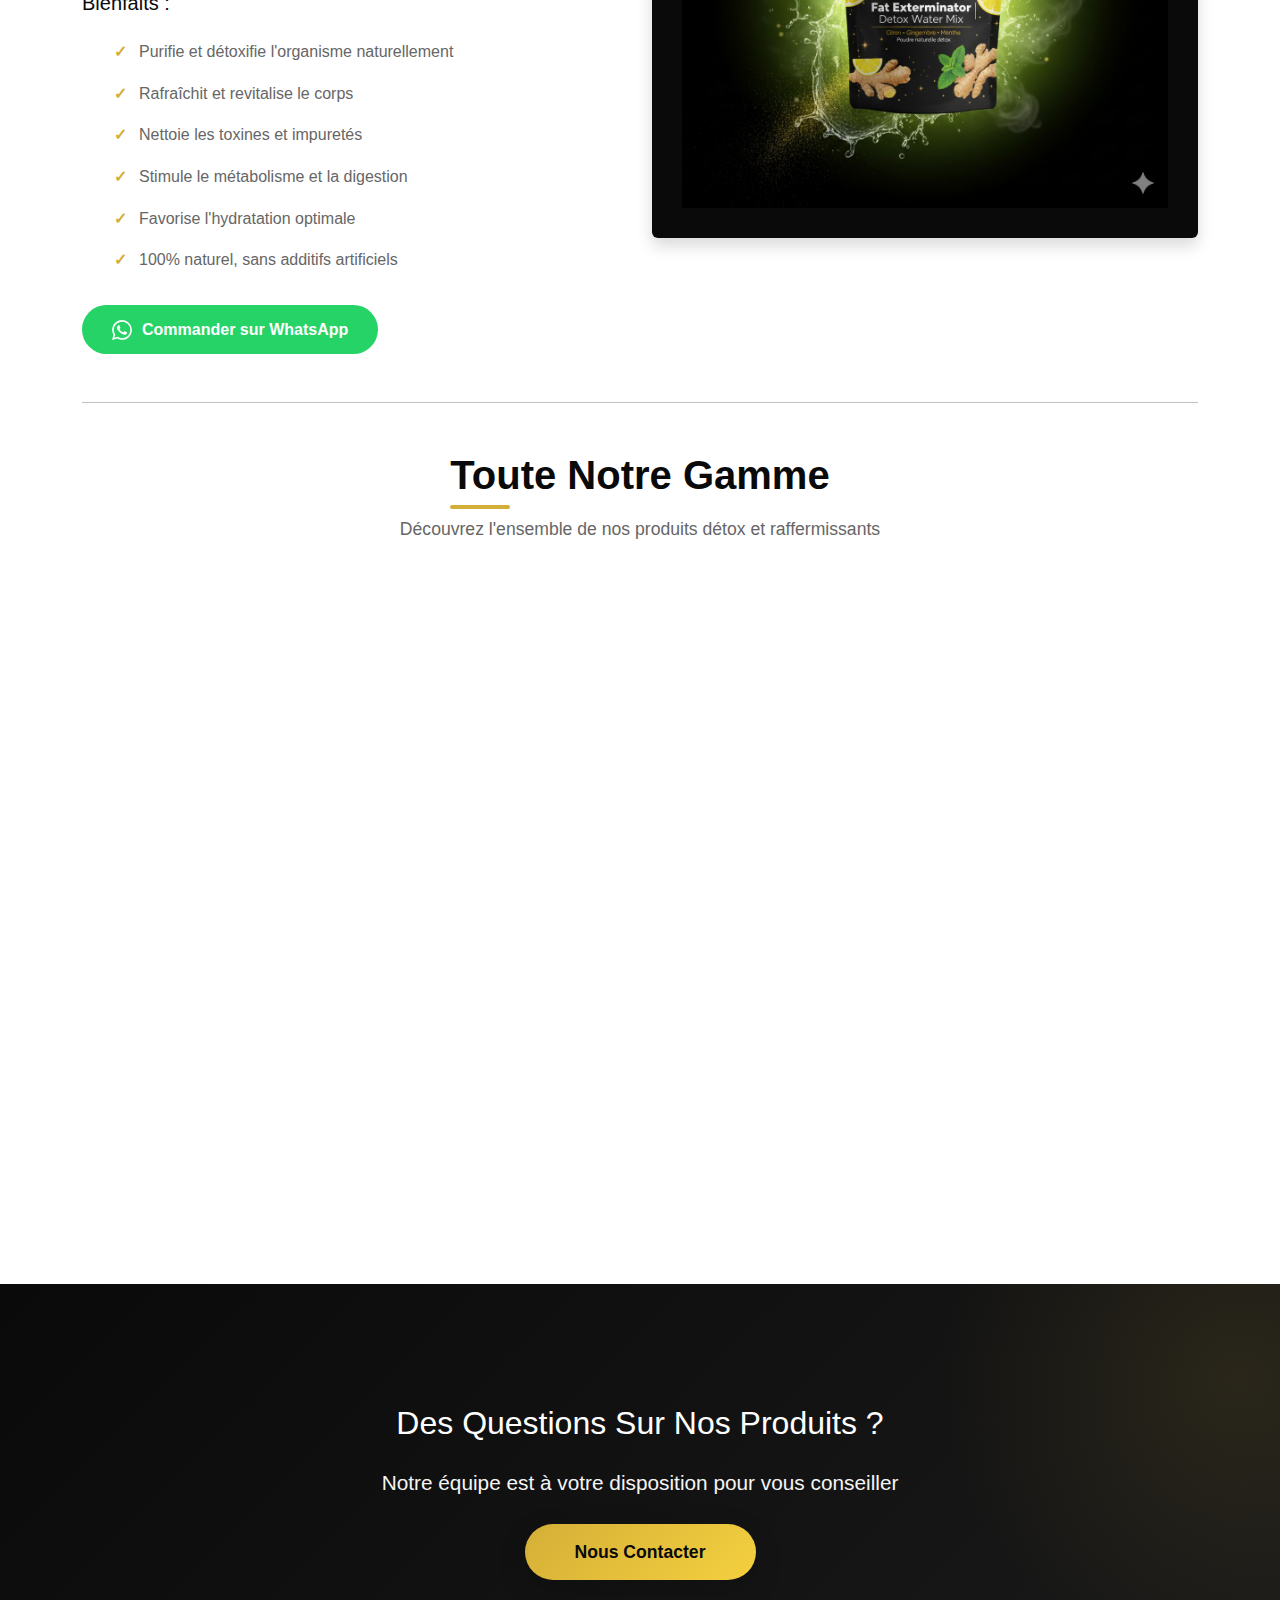
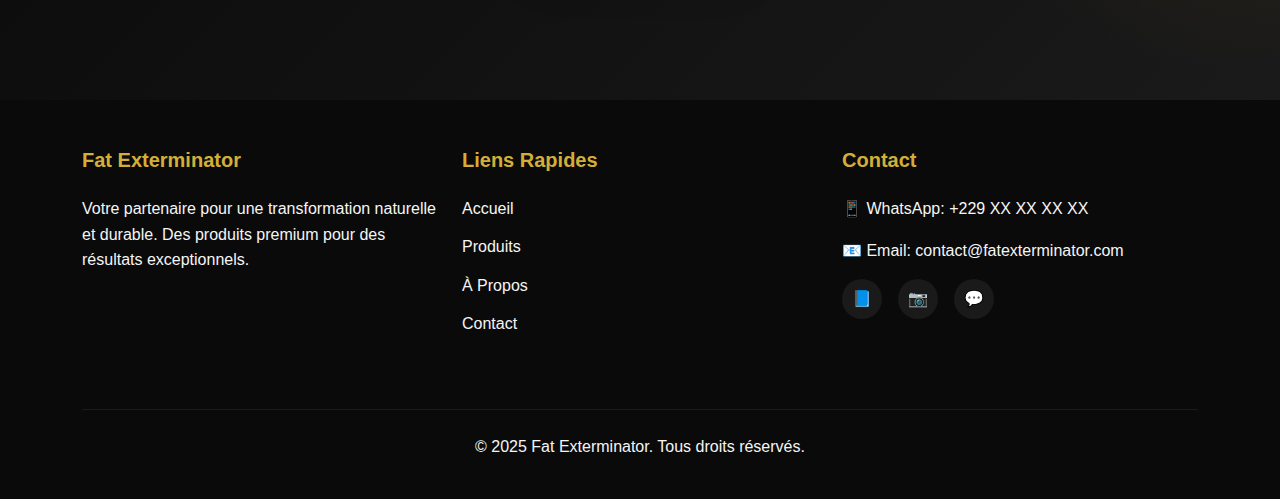
<file: produits.html>
<!DOCTYPE html>
<html lang="fr">
<head>
    <meta charset="UTF-8">
    <meta name="viewport" content="width=device-width, initial-scale=1.0">
    <meta name="description" content="Découvrez notre gamme complète de produits Fat Exterminator - Crèmes raffermissantes et poudres détox naturelles.">
    <title>Nos Produits - Fat Exterminator</title>
    
    <!-- Bootstrap CSS -->
    <link href="https://cdn.jsdelivr.net/npm/bootstrap@5.3.2/dist/css/bootstrap.min.css" rel="stylesheet">
    
    <!-- Custom CSS -->
    <link rel="stylesheet" href="assets/css/style.css">
    
    <!-- Favicon -->
    <link rel="icon" type="image/jpeg" href="assets/images/logo.jpeg">
</head>
<body>

    <!-- Navigation -->
    <nav class="navbar navbar-expand-lg navbar-dark">
        <div class="container">
            <a class="navbar-brand" href="index.html">
                <img src="assets/images/logo.jpeg" alt="Fat Exterminator Logo">
            </a>
            <button class="navbar-toggler" type="button" data-bs-toggle="collapse" data-bs-target="#navbarNav">
                <span class="navbar-toggler-icon"></span>
            </button>
            <div class="collapse navbar-collapse" id="navbarNav">
                <ul class="navbar-nav ms-auto">
                    <li class="nav-item">
                        <a class="nav-link" href="index.html">Accueil</a>
                    </li>
                    <li class="nav-item">
                        <a class="nav-link active" href="produits.html">Produits</a>
                    </li>
                    <li class="nav-item">
                        <a class="nav-link" href="a-propos.html">À Propos</a>
                    </li>
                    <li class="nav-item">
                        <a class="nav-link" href="contact.html">Contact</a>
                    </li>
                </ul>
            </div>
        </div>
    </nav>

    <!-- Page Header -->
    <section class="hero" style="padding: 80px 0;">
        <div class="container text-center">
            <h1>Nos Produits Premium</h1>
            <p>Des solutions naturelles pour votre transformation</p>
        </div>
    </section>

    <!-- Products Section -->
    <section style="padding: 80px 0;">
        <div class="container">
            
            <!-- Shea Tight Cream -->
            <div class="row mb-5 align-items-center">
                <div class="col-md-6 mb-4">
                    <img src="assets/images/shea-cream-3.png" alt="Shea Tight Cream" class="img-fluid rounded shadow">
                </div>
                <div class="col-md-6">
                    <span class="product-badge">Bestseller</span>
                    <h2 class="section-title">Fat Exterminator | Shea Tight Cream</h2>
                    <p class="lead">Beurre raffermissant au karité & plantes tonifiantes</p>
                    <p class="text-muted mb-4">Notre crème signature qui révolutionne le raffermissement corporel. Formulée avec du beurre de karité pur et des extraits de plantes tonifiantes, elle offre une action complète pour sculpter et sublimer votre silhouette.</p>
                    
                    <h5 class="mb-3">Bienfaits :</h5>
                    <ul class="product-features">
                        <li>Raffermit et tonifie la peau en profondeur</li>
                        <li>Hydrate intensément pour une peau douce et souple</li>
                        <li>Prévient le relâchement cutané et les vergetures</li>
                        <li>Sublime la peau pendant et après la perte de poids</li>
                        <li>Texture riche et onctueuse, absorption rapide</li>
                        <li>Parfum naturel et agréable</li>
                    </ul>
                    
                    <button onclick="orderOnWhatsApp('Shea Tight Cream')" class="btn-whatsapp">
                        <svg viewBox="0 0 24 24" fill="currentColor">
                            <path d="M17.472 14.382c-.297-.149-1.758-.867-2.03-.967-.273-.099-.471-.148-.67.15-.197.297-.767.966-.94 1.164-.173.199-.347.223-.644.075-.297-.15-1.255-.463-2.39-1.475-.883-.788-1.48-1.761-1.653-2.059-.173-.297-.018-.458.13-.606.134-.133.298-.347.446-.52.149-.174.198-.298.298-.497.099-.198.05-.371-.025-.52-.075-.149-.669-1.612-.916-2.207-.242-.579-.487-.5-.669-.51-.173-.008-.371-.01-.57-.01-.198 0-.52.074-.792.372-.272.297-1.04 1.016-1.04 2.479 0 1.462 1.065 2.875 1.213 3.074.149.198 2.096 3.2 5.077 4.487.709.306 1.262.489 1.694.625.712.227 1.36.195 1.871.118.571-.085 1.758-.719 2.006-1.413.248-.694.248-1.289.173-1.413-.074-.124-.272-.198-.57-.347m-5.421 7.403h-.004a9.87 9.87 0 01-5.031-1.378l-.361-.214-3.741.982.998-3.648-.235-.374a9.86 9.86 0 01-1.51-5.26c.001-5.45 4.436-9.884 9.888-9.884 2.64 0 5.122 1.03 6.988 2.898a9.825 9.825 0 012.893 6.994c-.003 5.45-4.437 9.884-9.885 9.884m8.413-18.297A11.815 11.815 0 0012.05 0C5.495 0 .16 5.335.157 11.892c0 2.096.547 4.142 1.588 5.945L.057 24l6.305-1.654a11.882 11.882 0 005.683 1.448h.005c6.554 0 11.89-5.335 11.893-11.893a11.821 11.821 0 00-3.48-8.413Z"/>
                        </svg>
                        Commander sur WhatsApp
                    </button>
                </div>
            </div>

            <hr class="my-5">

            <!-- Detox Water Mix -->
            <div class="row mb-5 align-items-center">
                <div class="col-md-6 order-md-2 mb-4">
                    <img src="assets/images/detox-water.jpeg" alt="Detox Water Mix" class="img-fluid rounded shadow">
                </div>
                <div class="col-md-6 order-md-1">
                    <span class="product-badge">Nouveau</span>
                    <h2 class="section-title">Fat Exterminator | Detox Water Mix</h2>
                    <p class="lead">Citron • Gingembre • Menthe - Poudre naturelle détox</p>
                    <p class="text-muted mb-4">Une formule détoxifiante puissante qui combine les bienfaits du citron, du gingembre et de la menthe. Cette poudre naturelle transforme votre eau en une boisson purifiante et rafraîchissante qui nettoie votre organisme en profondeur.</p>
                    
                    <h5 class="mb-3">Bienfaits :</h5>
                    <ul class="product-features">
                        <li>Purifie et détoxifie l'organisme naturellement</li>
                        <li>Rafraîchit et revitalise le corps</li>
                        <li>Nettoie les toxines et impuretés</li>
                        <li>Stimule le métabolisme et la digestion</li>
                        <li>Favorise l'hydratation optimale</li>
                        <li>100% naturel, sans additifs artificiels</li>
                    </ul>
                    
                    <button onclick="orderOnWhatsApp('Detox Water Mix')" class="btn-whatsapp">
                        <svg viewBox="0 0 24 24" fill="currentColor">
                            <path d="M17.472 14.382c-.297-.149-1.758-.867-2.03-.967-.273-.099-.471-.148-.67.15-.197.297-.767.966-.94 1.164-.173.199-.347.223-.644.075-.297-.15-1.255-.463-2.39-1.475-.883-.788-1.48-1.761-1.653-2.059-.173-.297-.018-.458.13-.606.134-.133.298-.347.446-.52.149-.174.198-.298.298-.497.099-.198.05-.371-.025-.52-.075-.149-.669-1.612-.916-2.207-.242-.579-.487-.5-.669-.51-.173-.008-.371-.01-.57-.01-.198 0-.52.074-.792.372-.272.297-1.04 1.016-1.04 2.479 0 1.462 1.065 2.875 1.213 3.074.149.198 2.096 3.2 5.077 4.487.709.306 1.262.489 1.694.625.712.227 1.36.195 1.871.118.571-.085 1.758-.719 2.006-1.413.248-.694.248-1.289.173-1.413-.074-.124-.272-.198-.57-.347m-5.421 7.403h-.004a9.87 9.87 0 01-5.031-1.378l-.361-.214-3.741.982.998-3.648-.235-.374a9.86 9.86 0 01-1.51-5.26c.001-5.45 4.436-9.884 9.888-9.884 2.64 0 5.122 1.03 6.988 2.898a9.825 9.825 0 012.893 6.994c-.003 5.45-4.437 9.884-9.885 9.884m8.413-18.297A11.815 11.815 0 0012.05 0C5.495 0 .16 5.335.157 11.892c0 2.096.547 4.142 1.588 5.945L.057 24l6.305-1.654a11.882 11.882 0 005.683 1.448h.005c6.554 0 11.89-5.335 11.893-11.893a11.821 11.821 0 00-3.48-8.413Z"/>
                        </svg>
                        Commander sur WhatsApp
                    </button>
                </div>
            </div>

            <hr class="my-5">

            <!-- All Products Grid -->
            <div class="text-center mb-5">
                <h2 class="section-title">Toute Notre Gamme</h2>
                <p class="section-subtitle">Découvrez l'ensemble de nos produits détox et raffermissants</p>
            </div>

            <div class="row g-4">
                <!-- Product 1 -->
                <div class="col-md-6 col-lg-3">
                    <div class="product-card">
                        <img src="assets/images/shea-cream-1.jpeg" alt="Shea Tight Cream" class="product-image">
                        <div class="product-body">
                            <h4 class="product-title">Shea Tight Cream</h4>
                            <p class="product-description">Crème raffermissante premium au karité</p>
                            <button onclick="orderOnWhatsApp('Shea Tight Cream')" class="btn-whatsapp w-100">
                                <svg viewBox="0 0 24 24" fill="currentColor">
                                    <path d="M17.472 14.382c-.297-.149-1.758-.867-2.03-.967-.273-.099-.471-.148-.67.15-.197.297-.767.966-.94 1.164-.173.199-.347.223-.644.075-.297-.15-1.255-.463-2.39-1.475-.883-.788-1.48-1.761-1.653-2.059-.173-.297-.018-.458.13-.606.134-.133.298-.347.446-.52.149-.174.198-.298.298-.497.099-.198.05-.371-.025-.52-.075-.149-.669-1.612-.916-2.207-.242-.579-.487-.5-.669-.51-.173-.008-.371-.01-.57-.01-.198 0-.52.074-.792.372-.272.297-1.04 1.016-1.04 2.479 0 1.462 1.065 2.875 1.213 3.074.149.198 2.096 3.2 5.077 4.487.709.306 1.262.489 1.694.625.712.227 1.36.195 1.871.118.571-.085 1.758-.719 2.006-1.413.248-.694.248-1.289.173-1.413-.074-.124-.272-.198-.57-.347m-5.421 7.403h-.004a9.87 9.87 0 01-5.031-1.378l-.361-.214-3.741.982.998-3.648-.235-.374a9.86 9.86 0 01-1.51-5.26c.001-5.45 4.436-9.884 9.888-9.884 2.64 0 5.122 1.03 6.988 2.898a9.825 9.825 0 012.893 6.994c-.003 5.45-4.437 9.884-9.885 9.884m8.413-18.297A11.815 11.815 0 0012.05 0C5.495 0 .16 5.335.157 11.892c0 2.096.547 4.142 1.588 5.945L.057 24l6.305-1.654a11.882 11.882 0 005.683 1.448h.005c6.554 0 11.89-5.335 11.893-11.893a11.821 11.821 0 00-3.48-8.413Z"/>
                                </svg>
                                Commander
                            </button>
                        </div>
                    </div>
                </div>

                <!-- Product 2 -->
                <div class="col-md-6 col-lg-3">
                    <div class="product-card">
                        <img src="assets/images/all-products.jpeg" alt="Detox Water Mix" class="product-image">
                        <div class="product-body">
                            <h4 class="product-title">Detox Water Mix</h4>
                            <p class="product-description">Poudre détox citron-gingembre-menthe</p>
                            <button onclick="orderOnWhatsApp('Detox Water Mix')" class="btn-whatsapp w-100">
                                <svg viewBox="0 0 24 24" fill="currentColor">
                                    <path d="M17.472 14.382c-.297-.149-1.758-.867-2.03-.967-.273-.099-.471-.148-.67.15-.197.297-.767.966-.94 1.164-.173.199-.347.223-.644.075-.297-.15-1.255-.463-2.39-1.475-.883-.788-1.48-1.761-1.653-2.059-.173-.297-.018-.458.13-.606.134-.133.298-.347.446-.52.149-.174.198-.298.298-.497.099-.198.05-.371-.025-.52-.075-.149-.669-1.612-.916-2.207-.242-.579-.487-.5-.669-.51-.173-.008-.371-.01-.57-.01-.198 0-.52.074-.792.372-.272.297-1.04 1.016-1.04 2.479 0 1.462 1.065 2.875 1.213 3.074.149.198 2.096 3.2 5.077 4.487.709.306 1.262.489 1.694.625.712.227 1.36.195 1.871.118.571-.085 1.758-.719 2.006-1.413.248-.694.248-1.289.173-1.413-.074-.124-.272-.198-.57-.347m-5.421 7.403h-.004a9.87 9.87 0 01-5.031-1.378l-.361-.214-3.741.982.998-3.648-.235-.374a9.86 9.86 0 01-1.51-5.26c.001-5.45 4.436-9.884 9.888-9.884 2.64 0 5.122 1.03 6.988 2.898a9.825 9.825 0 012.893 6.994c-.003 5.45-4.437 9.884-9.885 9.884m8.413-18.297A11.815 11.815 0 0012.05 0C5.495 0 .16 5.335.157 11.892c0 2.096.547 4.142 1.588 5.945L.057 24l6.305-1.654a11.882 11.882 0 005.683 1.448h.005c6.554 0 11.89-5.335 11.893-11.893a11.821 11.821 0 00-3.48-8.413Z"/>
                                </svg>
                                Commander
                            </button>
                        </div>
                    </div>
                </div>

                <!-- Product 3 -->
                <div class="col-md-6 col-lg-3">
                    <div class="product-card">
                        <img src="assets/images/all-products.jpeg" alt="Greox Cleanse Mix" class="product-image">
                        <div class="product-body">
                            <h4 class="product-title">Greox Cleanse Mix</h4>
                            <p class="product-description">Mix détox vert pomme-concombre</p>
                            <button onclick="orderOnWhatsApp('Greox Cleanse Mix')" class="btn-whatsapp w-100">
                                <svg viewBox="0 0 24 24" fill="currentColor">
                                    <path d="M17.472 14.382c-.297-.149-1.758-.867-2.03-.967-.273-.099-.471-.148-.67.15-.197.297-.767.966-.94 1.164-.173.199-.347.223-.644.075-.297-.15-1.255-.463-2.39-1.475-.883-.788-1.48-1.761-1.653-2.059-.173-.297-.018-.458.13-.606.134-.133.298-.347.446-.52.149-.174.198-.298.298-.497.099-.198.05-.371-.025-.52-.075-.149-.669-1.612-.916-2.207-.242-.579-.487-.5-.669-.51-.173-.008-.371-.01-.57-.01-.198 0-.52.074-.792.372-.272.297-1.04 1.016-1.04 2.479 0 1.462 1.065 2.875 1.213 3.074.149.198 2.096 3.2 5.077 4.487.709.306 1.262.489 1.694.625.712.227 1.36.195 1.871.118.571-.085 1.758-.719 2.006-1.413.248-.694.248-1.289.173-1.413-.074-.124-.272-.198-.57-.347m-5.421 7.403h-.004a9.87 9.87 0 01-5.031-1.378l-.361-.214-3.741.982.998-3.648-.235-.374a9.86 9.86 0 01-1.51-5.26c.001-5.45 4.436-9.884 9.888-9.884 2.64 0 5.122 1.03 6.988 2.898a9.825 9.825 0 012.893 6.994c-.003 5.45-4.437 9.884-9.885 9.884m8.413-18.297A11.815 11.815 0 0012.05 0C5.495 0 .16 5.335.157 11.892c0 2.096.547 4.142 1.588 5.945L.057 24l6.305-1.654a11.882 11.882 0 005.683 1.448h.005c6.554 0 11.89-5.335 11.893-11.893a11.821 11.821 0 00-3.48-8.413Z"/>
                                </svg>
                                Commander
                            </button>
                        </div>
                    </div>
                </div>

                <!-- Product 4 -->
                <div class="col-md-6 col-lg-3">
                    <div class="product-card">
                        <img src="assets/images/all-products.jpeg" alt="Berry Burn Mix" class="product-image">
                        <div class="product-body">
                            <h4 class="product-title">Berry Burn Mix</h4>
                            <p class="product-description">Mix brûleur fruits rouges</p>
                            <button onclick="orderOnWhatsApp('Berry Burn Mix')" class="btn-whatsapp w-100">
                                <svg viewBox="0 0 24 24" fill="currentColor">
                                    <path d="M17.472 14.382c-.297-.149-1.758-.867-2.03-.967-.273-.099-.471-.148-.67.15-.197.297-.767.966-.94 1.164-.173.199-.347.223-.644.075-.297-.15-1.255-.463-2.39-1.475-.883-.788-1.48-1.761-1.653-2.059-.173-.297-.018-.458.13-.606.134-.133.298-.347.446-.52.149-.174.198-.298.298-.497.099-.198.05-.371-.025-.52-.075-.149-.669-1.612-.916-2.207-.242-.579-.487-.5-.669-.51-.173-.008-.371-.01-.57-.01-.198 0-.52.074-.792.372-.272.297-1.04 1.016-1.04 2.479 0 1.462 1.065 2.875 1.213 3.074.149.198 2.096 3.2 5.077 4.487.709.306 1.262.489 1.694.625.712.227 1.36.195 1.871.118.571-.085 1.758-.719 2.006-1.413.248-.694.248-1.289.173-1.413-.074-.124-.272-.198-.57-.347m-5.421 7.403h-.004a9.87 9.87 0 01-5.031-1.378l-.361-.214-3.741.982.998-3.648-.235-.374a9.86 9.86 0 01-1.51-5.26c.001-5.45 4.436-9.884 9.888-9.884 2.64 0 5.122 1.03 6.988 2.898a9.825 9.825 0 012.893 6.994c-.003 5.45-4.437 9.884-9.885 9.884m8.413-18.297A11.815 11.815 0 0012.05 0C5.495 0 .16 5.335.157 11.892c0 2.096.547 4.142 1.588 5.945L.057 24l6.305-1.654a11.882 11.882 0 005.683 1.448h.005c6.554 0 11.89-5.335 11.893-11.893a11.821 11.821 0 00-3.48-8.413Z"/>
                                </svg>
                                Commander
                            </button>
                        </div>
                    </div>
                </div>
            </div>
        </div>
    </section>

    <!-- CTA Section -->
    <section class="hero">
        <div class="container text-center">
            <h2 class="mb-4">Des Questions Sur Nos Produits ?</h2>
            <p class="mb-4">Notre équipe est à votre disposition pour vous conseiller</p>
            <a href="contact.html" class="btn btn-primary btn-lg">Nous Contacter</a>
        </div>
    </section>

    <!-- Footer -->
    <footer>
        <div class="container">
            <div class="row">
                <div class="col-md-4 mb-4">
                    <h5>Fat Exterminator</h5>
                    <p>Votre partenaire pour une transformation naturelle et durable. Des produits premium pour des résultats exceptionnels.</p>
                </div>
                <div class="col-md-4 mb-4">
                    <h5>Liens Rapides</h5>
                    <ul>
                        <li><a href="index.html">Accueil</a></li>
                        <li><a href="produits.html">Produits</a></li>
                        <li><a href="a-propos.html">À Propos</a></li>
                        <li><a href="contact.html">Contact</a></li>
                    </ul>
                </div>
                <div class="col-md-4 mb-4">
                    <h5>Contact</h5>
                    <p>📱 WhatsApp: +229 XX XX XX XX</p>
                    <p>📧 Email: contact@fatexterminator.com</p>
                    <div class="social-links mt-3">
                        <a href="#" aria-label="Facebook">📘</a>
                        <a href="#" aria-label="Instagram">📷</a>
                        <a href="#" aria-label="WhatsApp">💬</a>
                    </div>
                </div>
            </div>
            <div class="footer-bottom">
                <p>&copy; 2025 Fat Exterminator. Tous droits réservés.</p>
            </div>
        </div>
    </footer>

    <!-- Bootstrap JS -->
    <script src="https://cdn.jsdelivr.net/npm/bootstrap@5.3.2/dist/js/bootstrap.bundle.min.js"></script>
    
    <!-- Custom JS -->
    <script src="assets/js/main.js"></script>
</body>
</html>
</file>
<file: assets/css/style.css>
/* ===========================
   FAT EXTERMINATOR - STYLES
   =========================== */

:root {
  --primary-black: #0a0a0a;
  --secondary-black: #1a1a1a;
  --gold: #d4af37;
  --gold-light: #f4d03f;
  --white: #ffffff;
  --gray-light: #f5f5f5;
  --gray: #666666;
  --green: #7cb342;
  --red: #e53935;
  --shadow: 0 10px 30px rgba(0, 0, 0, 0.15);
  --shadow-hover: 0 15px 40px rgba(0, 0, 0, 0.25);
}

* {
  margin: 0;
  padding: 0;
  box-sizing: border-box;
}

body {
  font-family: 'Segoe UI', Tahoma, Geneva, Verdana, sans-serif;
  color: var(--primary-black);
  line-height: 1.6;
  overflow-x: hidden;
}

/* ===========================
   NAVIGATION
   =========================== */

.navbar {
  background: var(--primary-black) !important;
  padding: 1rem 0;
  box-shadow: var(--shadow);
  position: sticky;
  top: 0;
  z-index: 1000;
}

.navbar-brand img {
  height: 50px;
  transition: transform 0.3s ease;
}

.navbar-brand:hover img {
  transform: scale(1.05);
}

.navbar-nav .nav-link {
  color: var(--white) !important;
  font-weight: 500;
  margin: 0 1rem;
  position: relative;
  transition: color 0.3s ease;
}

.navbar-nav .nav-link:hover,
.navbar-nav .nav-link.active {
  color: var(--gold) !important;
}

.navbar-nav .nav-link::after {
  content: '';
  position: absolute;
  bottom: -5px;
  left: 0;
  width: 0;
  height: 2px;
  background: var(--gold);
  transition: width 0.3s ease;
}

.navbar-nav .nav-link:hover::after,
.navbar-nav .nav-link.active::after {
  width: 100%;
}

.navbar-toggler {
  border-color: var(--gold);
}

.navbar-toggler-icon {
  background-image: url("data:image/svg+xml,%3csvg xmlns='http://www.w3.org/2000/svg' viewBox='0 0 30 30'%3e%3cpath stroke='rgba(212, 175, 55, 1)' stroke-linecap='round' stroke-miterlimit='10' stroke-width='2' d='M4 7h22M4 15h22M4 23h22'/%3e%3c/svg%3e");
}

/* ===========================
   HERO SECTION
   =========================== */

.hero {
  background: linear-gradient(135deg, var(--primary-black) 0%, var(--secondary-black) 100%);
  color: var(--white);
  padding: 120px 0;
  position: relative;
  overflow: hidden;
}

.hero::before {
  content: '';
  position: absolute;
  top: -50%;
  right: -20%;
  width: 600px;
  height: 600px;
  background: radial-gradient(circle, rgba(212, 175, 55, 0.1) 0%, transparent 70%);
  border-radius: 50%;
}

.hero h1 {
  font-size: 3.5rem;
  font-weight: 700;
  margin-bottom: 1.5rem;
  color: var(--gold);
  text-shadow: 2px 2px 4px rgba(0, 0, 0, 0.3);
}

.hero p {
  font-size: 1.3rem;
  margin-bottom: 2rem;
  color: var(--gray-light);
}

.hero .btn-primary {
  background: linear-gradient(135deg, var(--gold) 0%, var(--gold-light) 100%);
  border: none;
  padding: 15px 40px;
  font-size: 1.1rem;
  font-weight: 600;
  border-radius: 50px;
  color: var(--primary-black);
  box-shadow: var(--shadow);
  transition: all 0.3s ease;
}

.hero .btn-primary:hover {
  transform: translateY(-3px);
  box-shadow: var(--shadow-hover);
}

/* Boutons noirs premium pour les produits */
.btn-primary:not(.hero .btn-primary) {
  background: var(--primary-black);
  border: 2px solid var(--gold);
  color: var(--white);
  padding: 12px 30px;
  font-size: 1rem;
  font-weight: 600;
  border-radius: 50px;
  transition: all 0.3s ease;
  text-decoration: none;
  display: inline-block;
}

.btn-primary:not(.hero .btn-primary):hover {
  background: var(--gold);
  color: var(--primary-black);
  transform: translateY(-3px);
  box-shadow: var(--shadow);
  border-color: var(--gold);
}

.hero-image {
  animation: float 3s ease-in-out infinite;
  border-radius: 20px;
  box-shadow: var(--shadow);
}

/* Boutons larges pour CTA */
.btn-lg.btn-primary {
  background: var(--primary-black);
  border: 2px solid var(--gold);
  color: var(--white);
  padding: 15px 50px;
  font-size: 1.1rem;
}

.btn-lg.btn-primary:hover {
  background: var(--gold);
  color: var(--primary-black);
  transform: translateY(-3px);
  box-shadow: var(--shadow);
}

/* Boutons dans les sections hero CTA gardent le style doré */
.hero .btn-lg.btn-primary {
  background: linear-gradient(135deg, var(--gold) 0%, var(--gold-light) 100%);
  border: none;
  color: var(--primary-black);
}

.hero .btn-lg.btn-primary:hover {
  background: linear-gradient(135deg, var(--gold-light) 0%, var(--gold) 100%);
  color: var(--primary-black);
}

.btn-outline-light {
    border-radius: 50px;
    padding: 15px 50px;
      
}

@keyframes float {
  0%, 100% {
    transform: translateY(0);
  }
  50% {
    transform: translateY(-20px);
  }
}

/* ===========================
   SECTIONS
   =========================== */

section {
  padding: 80px 0;
}

.section-title {
  font-size: 2.5rem;
  font-weight: 700;
  margin-bottom: 1rem;
  color: var(--primary-black);
  position: relative;
  display: inline-block;
}

.section-title::after {
  content: '';
  position: absolute;
  bottom: -10px;
  left: 0;
  width: 60px;
  height: 4px;
  background: var(--gold);
  border-radius: 2px;
}

.section-subtitle {
  font-size: 1.1rem;
  color: var(--gray);
  margin-bottom: 3rem;
}

/* ===========================
   FEATURES
   =========================== */

.feature-card {
  background: var(--white);
  padding: 2.5rem;
  border-radius: 20px;
  box-shadow: var(--shadow);
  transition: all 0.3s ease;
  height: 100%;
  border: 2px solid transparent;
}

.feature-card:hover {
  transform: translateY(-10px);
  box-shadow: var(--shadow-hover);
  border-color: var(--gold);
}

.feature-icon {
  width: 80px;
  height: 80px;
  background: linear-gradient(135deg, var(--gold) 0%, var(--gold-light) 100%);
  border-radius: 50%;
  display: flex;
  align-items: center;
  justify-content: center;
  margin: 0 auto 1.5rem;
  font-size: 2rem;
  color: var(--primary-black);
}

.feature-card h3 {
  font-size: 1.5rem;
  font-weight: 600;
  margin-bottom: 1rem;
  color: var(--primary-black);
}

.feature-card p {
  color: var(--gray);
  line-height: 1.8;
}

/* ===========================
   PRODUCTS
   =========================== */

.product-card {
  background: var(--white);
  border-radius: 20px;
  overflow: hidden;
  box-shadow: var(--shadow);
  transition: all 0.3s ease;
  height: 100%;
  display: flex;
  flex-direction: column;
}

.product-card:hover {
  transform: translateY(-10px);
  box-shadow: var(--shadow-hover);
}

.product-image {
  width: 100%;
  height: 350px;
  object-fit: contain;
  background: var(--primary-black);
  padding: 20px;
}

/* Images détaillées des produits */
.img-fluid.rounded.shadow {
  object-fit: contain;
  background: var(--primary-black);
  padding: 30px;
  max-height: 500px;
  width: 100%;
}

.product-body {
  padding: 2rem;
  flex-grow: 1;
  display: flex;
  flex-direction: column;
}

.product-badge {
  display: inline-block;
  background: var(--gold);
  color: var(--primary-black);
  padding: 5px 15px;
  border-radius: 20px;
  font-size: 0.85rem;
  font-weight: 600;
  margin-bottom: 1rem;
}

.product-title {
  font-size: 1.5rem;
  font-weight: 700;
  margin-bottom: 1rem;
  color: var(--primary-black);
}

.product-description {
  color: var(--gray);
  margin-bottom: 1.5rem;
  flex-grow: 1;
}

.product-features {
  list-style: none;
  margin-bottom: 1.5rem;
}

.product-features li {
  padding: 0.5rem 0;
  color: var(--gray);
  position: relative;
  padding-left: 25px;
}

.product-features li::before {
  content: '✓';
  position: absolute;
  left: 0;
  color: var(--gold);
  font-weight: 700;
}

.btn-whatsapp {
  background: #25d366;
  color: var(--white);
  border: none;
  padding: 12px 30px;
  border-radius: 50px;
  font-weight: 600;
  display: inline-flex;
  align-items: center;
  gap: 10px;
  transition: all 0.3s ease;
  text-decoration: none;
  justify-content: center;
}

.btn-whatsapp:hover {
  background: #128c7e;
  color: var(--white);
  transform: translateY(-2px);
  box-shadow: var(--shadow);
}

.btn-whatsapp svg {
  width: 20px;
  height: 20px;
}

/* ===========================
   ABOUT
   =========================== */

.about-content {
  background: var(--gray-light);
  padding: 3rem;
  border-radius: 20px;
  border-left: 5px solid var(--gold);
}

.about-content h3 {
  color: var(--primary-black);
  font-weight: 700;
  margin-bottom: 1.5rem;
}

.about-content p {
  color: var(--gray);
  line-height: 1.8;
  margin-bottom: 1rem;
}

.about-image {
  border-radius: 20px;
  box-shadow: var(--shadow);
  width: 100%;
  height: auto;
  object-fit: cover;
  max-height: 500px;
}

/* ===========================
   CONTACT
   =========================== */

.contact-card {
  background: var(--white);
  padding: 2.5rem;
  border-radius: 20px;
  box-shadow: var(--shadow);
  text-align: center;
  transition: all 0.3s ease;
}

.contact-card:hover {
  transform: translateY(-5px);
  box-shadow: var(--shadow-hover);
}

.contact-icon {
  width: 70px;
  height: 70px;
  background: linear-gradient(135deg, var(--gold) 0%, var(--gold-light) 100%);
  border-radius: 50%;
  display: flex;
  align-items: center;
  justify-content: center;
  margin: 0 auto 1.5rem;
  font-size: 1.8rem;
  color: var(--primary-black);
}

.contact-card h4 {
  font-weight: 600;
  margin-bottom: 1rem;
  color: var(--primary-black);
}

.contact-card p {
  color: var(--gray);
  margin-bottom: 0;
}

.contact-card a {
  color: var(--gold);
  text-decoration: none;
  font-weight: 600;
  transition: color 0.3s ease;
}

.contact-card a:hover {
  color: var(--gold-light);
}

/* ===========================
   FOOTER
   =========================== */

footer {
  background: var(--primary-black);
  color: var(--white);
  padding: 3rem 0 1.5rem;
}

footer h5 {
  color: var(--gold);
  font-weight: 700;
  margin-bottom: 1.5rem;
}

footer p,
footer a {
  color: var(--gray-light);
  text-decoration: none;
  transition: color 0.3s ease;
}

footer a:hover {
  color: var(--gold);
}

footer ul {
  list-style: none;
  padding: 0;
}

footer ul li {
  margin-bottom: 0.8rem;
}

.social-links {
  display: flex;
  gap: 1rem;
}

.social-links a {
  width: 40px;
  height: 40px;
  background: var(--secondary-black);
  border-radius: 50%;
  display: flex;
  align-items: center;
  justify-content: center;
  transition: all 0.3s ease;
}

.social-links a:hover {
  background: var(--gold);
  transform: translateY(-3px);
}

.footer-bottom {
  border-top: 1px solid var(--secondary-black);
  margin-top: 2rem;
  padding-top: 1.5rem;
  text-align: center;
  color: var(--gray);
}

/* ===========================
   RESPONSIVE
   =========================== */

@media (max-width: 768px) {
  .hero h1 {
    font-size: 2.5rem;
  }

  .hero p {
    font-size: 1.1rem;
  }

  .section-title {
    font-size: 2rem;
  }

  .navbar-nav .nav-link {
    margin: 0.5rem 0;
  }

  section {
    padding: 60px 0;
  }
}

@media (max-width: 576px) {
  .hero h1 {
    font-size: 2rem;
  }

  .hero {
    padding: 80px 0;
  }

  .feature-card,
  .product-body,
  .contact-card {
    padding: 1.5rem;
  }
}
</file>
